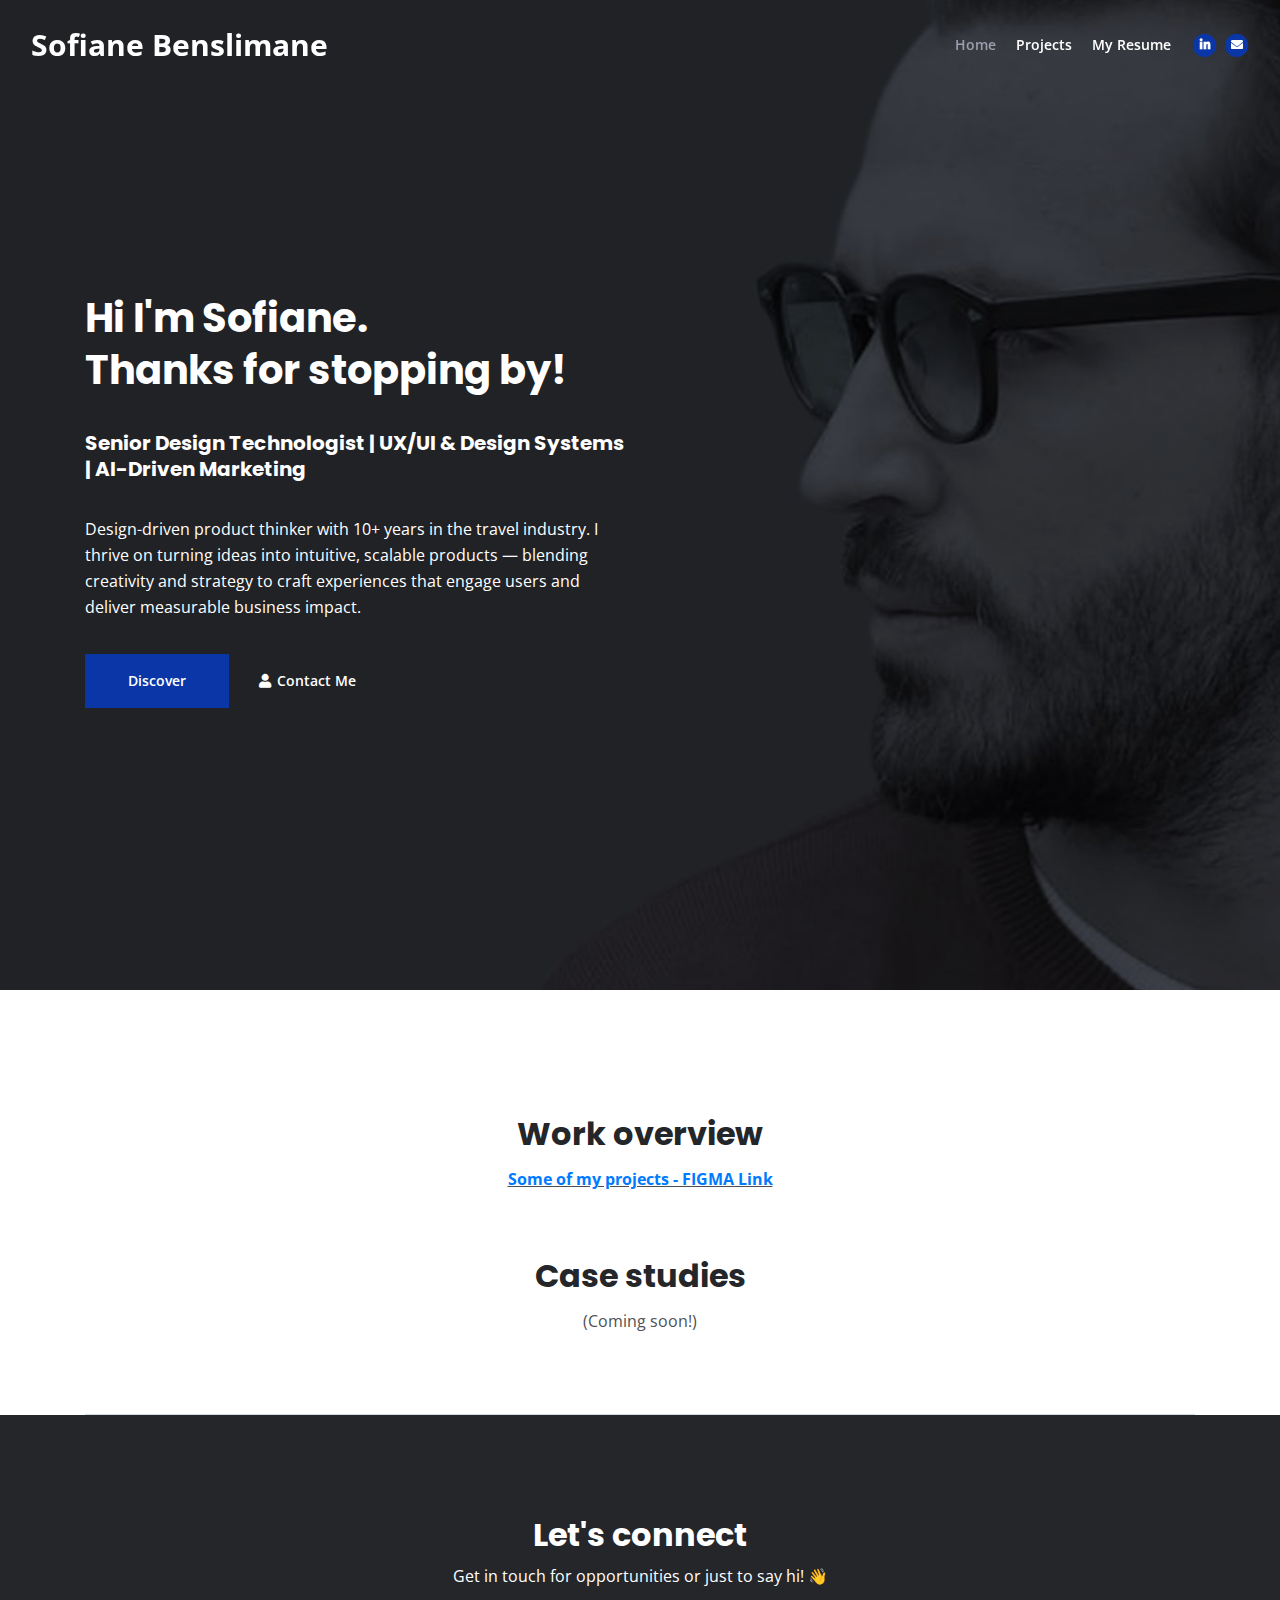
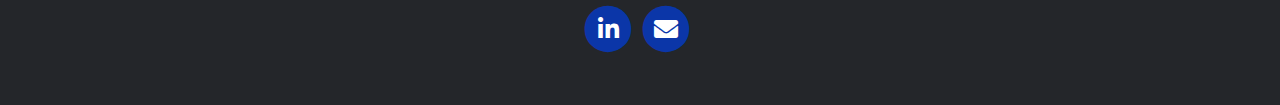
<file: index.html>
<!DOCTYPE html>
<html lang="en">
<head>
    <meta charset="utf-8">
    <meta name="viewport" content="width=device-width, initial-scale=1, shrink-to-fit=no">
    
    <meta name="description" content="Your description">
    <meta name="author" content="Your name">

    <meta property="og:site_name" content="" />
	<meta property="og:site" content="" />
	<meta property="og:title" content=""/>
	<meta property="og:description" content="" />
	<meta property="og:image" content="" />
	<meta property="og:url" content="" />
	<meta name="twitter:card" content="summary_large_image">

    <title>Sofiane Benslimane</title>
    
    <link rel="preconnect" href="https://fonts.gstatic.com">
    <link href="https://fonts.googleapis.com/css2?family=Open+Sans:ital,wght@0,400;0,600;0,700;1,400&family=Poppins:wght@600&display=swap" rel="stylesheet">
    <link href="css/bootstrap.css" rel="stylesheet">
    <link href="css/fontawesome-all.css" rel="stylesheet">
	<link href="css/styles.css" rel="stylesheet">
	
    <link rel="icon" href="images/favicon.png">
</head>
<body data-spy="scroll" data-target=".fixed-top">
    
    <nav class="navbar navbar-expand-lg fixed-top navbar-dark">
        <div class="container">
            <a class="navbar-brand logo-text page-scroll" href="index.html">Sofiane Benslimane</a>

            <button class="navbar-toggler p-0 border-0" type="button" data-toggle="offcanvas">
                <span class="navbar-toggler-icon"></span>
            </button>

            <div class="navbar-collapse offcanvas-collapse" id="navbarsExampleDefault">
                <ul class="navbar-nav ml-auto">
                    <li class="nav-item">
                        <a class="nav-link page-scroll" href="#header">Home <span class="sr-only">(current)</span></a>
                    </li>
                    <li class="nav-item">
                        <a class="nav-link page-scroll" href="https://www.figma.com/design/ds9gCRlQwF9NuN6ZoB7Jbi/Projects---Sofiane?node-id=118-64993&t=8e2gtUF3hQsYGRuM-1" target="_blank">Projects</a>
                    </li>
                    <li class="nav-item">
                        <a class="nav-link page-scroll" target="_blank" href="SofianeBenslimane-Sep2025.pdf">My Resume</a>
                    </li>
                   
                </ul>
                <span class="nav-item social-icons">
                    
                    <span class="fa-stack">
                        <a href="https://www.linkedin.com/in/sofiane-ben/" target="_blank">
                            <i class="fas fa-circle fa-stack-2x"></i>
                            <i class="fab fa-linkedin-in fa-stack-1x"></i>
                        </a>
                    </span>
                    <span class="fa-stack">
                        <a href="mailto: sofianester@gmail.com" target="_blank">
                            <i class="fas fa-circle fa-stack-2x"></i>
                            <i class="fas fa-envelope fa-stack-1x"></i>
                        </a>
                    </span>
                </span>
            </div>
        </div>
    </nav>

    <header id="header" class="header">
        <div class="container">
            <div class="row">
                <div class="col-lg-6">
                    <div class="text-container">
                        <h1 class=" text-white">Hi I'm Sofiane. <br> Thanks for stopping by!</h1>
                        <br>
                        <h5 class=" text-white">Senior Design Technologist | UX/UI & Design Systems | AI-Driven Marketing</h5>
                        <br>
                        <p>
                            Design-driven product thinker with 10+ years in the travel industry.
                            I thrive on turning ideas into intuitive, scalable products — blending creativity and strategy to craft experiences that engage users and deliver measurable business impact.
                        </p>
                        <a class="btn-solid-lg page-scroll" href="https://www.figma.com/design/ds9gCRlQwF9NuN6ZoB7Jbi/Projects---Sofiane?node-id=118-64993&t=8e2gtUF3hQsYGRuM-1" target="_blank">Discover</a>
                        <a class="btn-outline-lg page-scroll"  href="mailto:sofianester@gmail.com" target="_blank"><i class="fas fa-user"></i>Contact Me</a>
                    </div>
                </div>
            </div>
        </div>
    </header>

    <!-- <div id="about" class="basic-1 bg-gray">
        <div class="container">
            <div class="row">
            </div>
        </div>
    </div> -->

    <div id="projects" class="basic-3">
        <div class="container">
            <div class="row">
                <div class="col-lg-12">
                    
                    <h2 class="h2-heading">Work overview</h2>
                    <a href="https://www.figma.com/design/ds9gCRlQwF9NuN6ZoB7Jbi/Projects---Sofiane?node-id=118-64993&t=8e2gtUF3hQsYGRuM-1" target="_blank">
                        <p class="p-heading" style="color: #007bff; font-weight: bold;">Some of my projects - FIGMA Link</p>
                    </a>

                    <h2 class="h2-heading">Case studies</h2>
                    <p class="p-heading">(Coming soon!)</p>
                </div>
            </div>
            <!-- <div class="row">
                <div class="col-lg-12">
                    <div class="text-container">
                        <div class="image-container">
                            <a href="project.html">
                                <img class="img-fluid" src="images/img-placeholder.png" alt="alternative">
                            </a>
                        </div>
                        <p><strong>For:</strong> Loreem ipsum, <strong>Project:</strong> Lorem Ipsum is simply dummy text of the printing and typesetting industry. <a class="blue" href="project.html">details</a></p>
                    </div>
                    <div class="text-container">
                        <div class="image-container">
                            <a href="project.html">
                                <img class="img-fluid" src="images/img-placeholder.png" alt="alternative">
                            </a>
                        </div>
                        <p><strong>For:</strong> Loreem ipsum, <strong>Project:</strong> Lorem Ipsum is simply dummy text of the printing and typesetting industry. <a class="blue" href="project.html">details</a></p>
                    </div>
                    <div class="text-container">
                        <div class="image-container">
                            <a href="project.html">
                                <img class="img-fluid" src="images/img-placeholder.png" alt="alternative">
                            </a>
                        </div>
                        <p><strong>For:</strong> Loreem ipsum, <strong>Project:</strong> Lorem Ipsum is simply dummy text of the printing and typesetting industry. <a class="blue" href="project.html">details</a></p>
                    </div>
                    <div class="text-container">
                        <div class="image-container">
                            <a href="project.html">
                                <img class="img-fluid" src="images/img-placeholder.png" alt="alternative">
                            </a>
                        </div>
                        <p><strong>For:</strong> Loreem ipsum, <strong>Project:</strong> Lorem Ipsum is simply dummy text of the printing and typesetting industry. <a class="blue" href="project.html">details</a></p>
                    </div>
                </div>
            </div> -->
        </div>
    </div>

    <!-- <div class="basic-4">
        <div class="container">
            <div class="row">
                <div class="col-lg-4">
                    <div class="text-container">
                        <div class="image-container">
                            <a href="project.html">
                                <img class="img-fluid" src="images/img-placeholder.png" alt="alternative">
                            </a>
                        </div>
                        <p><strong>For:</strong> Loreem ipsum, <strong>Project:</strong> Lorem Ipsum is simply dummy text of the printing and typesetting industry. <a class="blue" href="project.html">details</a></p>
                    </div>
                </div>
                <div class="col-lg-4">
                    <div class="text-container">
                        <div class="image-container">
                            <a href="project.html">
                                <img class="img-fluid" src="images/img-placeholder.png" alt="alternative">
                            </a>
                        </div>
                        <p><strong>For:</strong> Loreem ipsum, <strong>Project:</strong> Lorem Ipsum is simply dummy text of the printing and typesetting industry. <a class="blue" href="project.html">details</a></p>
                    </div>
                </div>
                <div class="col-lg-4">
                    <div class="text-container">
                        <div class="image-container">
                            <a href="project.html">
                                <img class="img-fluid" src="images/img-placeholder.png" alt="alternative">
                            </a>
                        </div>
                        <p><strong>For:</strong> Loreem ipsum, <strong>Project:</strong> Lorem Ipsum is simply dummy text of the printing and typesetting industry. <a class="blue" href="project.html">details</a></p>
                    </div>
                </div>
            </div>
            <div class="row">
                <div class="col-lg-4">
                    <div class="text-container">
                        <div class="image-container">
                            <a href="project.html">
                                <img class="img-fluid" src="images/img-placeholder.png" alt="alternative">
                            </a>
                        </div>
                        <p><strong>For:</strong> Loreem ipsum, <strong>Project:</strong> Lorem Ipsum is simply dummy text of the printing and typesetting industry. <a class="blue" href="project.html">details</a></p>
                    </div>
                </div>
                <div class="col-lg-4">
                    <div class="text-container">
                        <div class="image-container">
                            <a href="project.html">
                                <img class="img-fluid" src="images/img-placeholder.png" alt="alternative">
                            </a>
                        </div>
                        <p><strong>For:</strong> Loreem ipsum, <strong>Project:</strong> Lorem Ipsum is simply dummy text of the printing and typesetting industry. <a class="blue" href="project.html">details</a></p>
                    </div>
                </div>
                <div class="col-lg-4">
                    <div class="text-container">
                        <div class="image-container">
                            <a href="project.html">
                                <img class="img-fluid" src="images/img-placeholder.png" alt="alternative">
                            </a>
                        </div>
                        <p><strong>For:</strong> Loreem ipsum, <strong>Project:</strong> Lorem Ipsum is simply dummy text of the printing and typesetting industry. <a class="blue" href="project.html">details</a></p>
                    </div>
                </div>
            </div>
        </div>
    </div> -->

    <div class="container">
        <div class="row">
            <div class="col-lg-12">
                <hr class="section-divider">
            </div>
        </div>
    </div>

    <div class="footer bg-gray" id="contact">
        <div class="container">
            <div class="row">
                <div class="col-lg-12">
                    <h2>Let's connect</h2>
                    <p>Get in touch for opportunities or just to say hi! 👋</p>
                </div>
            </div>
        </div>
        <div class="container">
            <div class="row">
                <div class="col-lg-12">
                    <div class="social-container">
                        <span class="fa-stack">
                            <a href="https://www.linkedin.com/in/sofiane-ben/" target="_blank">
                                <i class="fas fa-circle fa-stack-2x"></i>
                                <i class="fab fa-linkedin-in fa-stack-1x"></i>
                            </a>
                        </span>
                        <span class="fa-stack">
                            <a href="mailto: sofianester@gmail.com" target="_blank">
                                <i class="fas fa-circle fa-stack-2x"></i>
                                <i class="fas fa-envelope fa-stack-1x"></i>
                            </a>
                        </span>
                    </div>
                </div>
            </div>
        </div>
    </div>  

    <script src="js/jquery.min.js"></script>
    <script src="js/bootstrap.min.js"></script>
    <script src="js/jquery.easing.min.js"></script>
    <script src="js/scripts.js"></script>
</body>
</html>
</file>
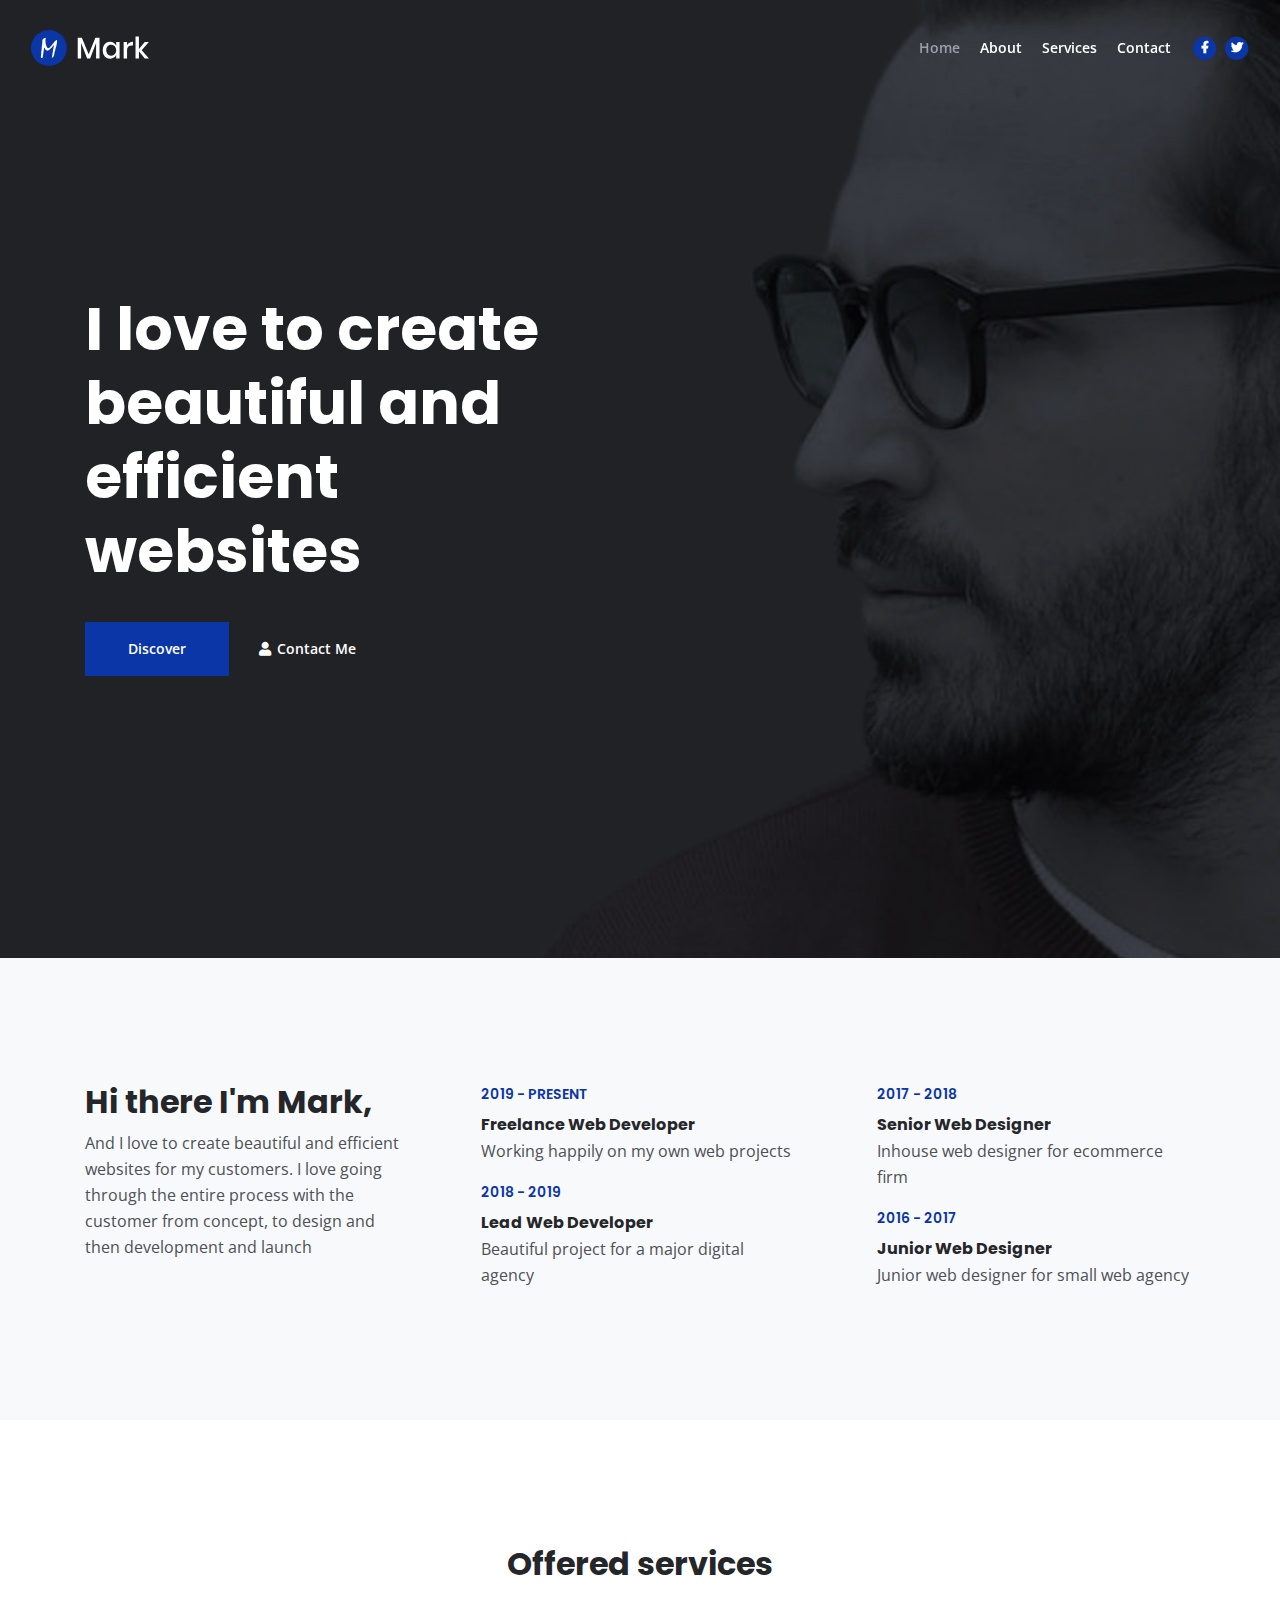
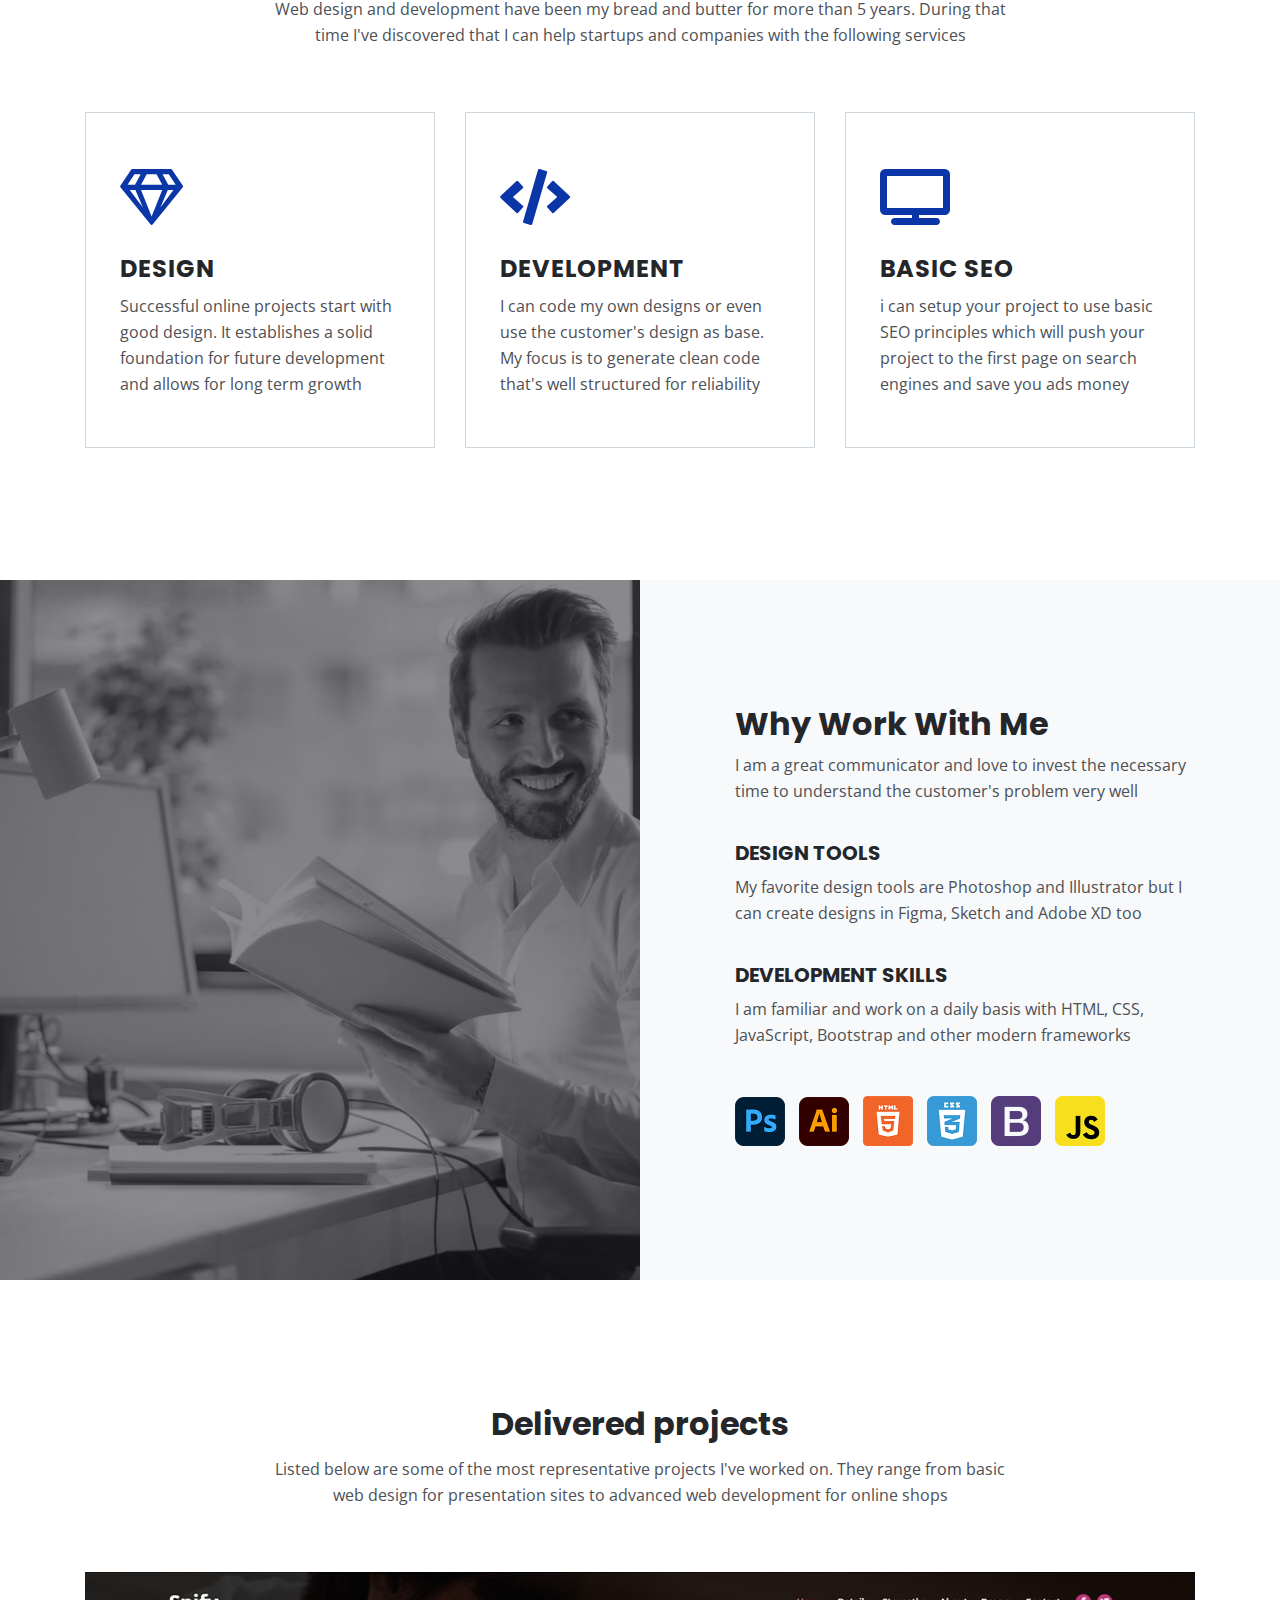
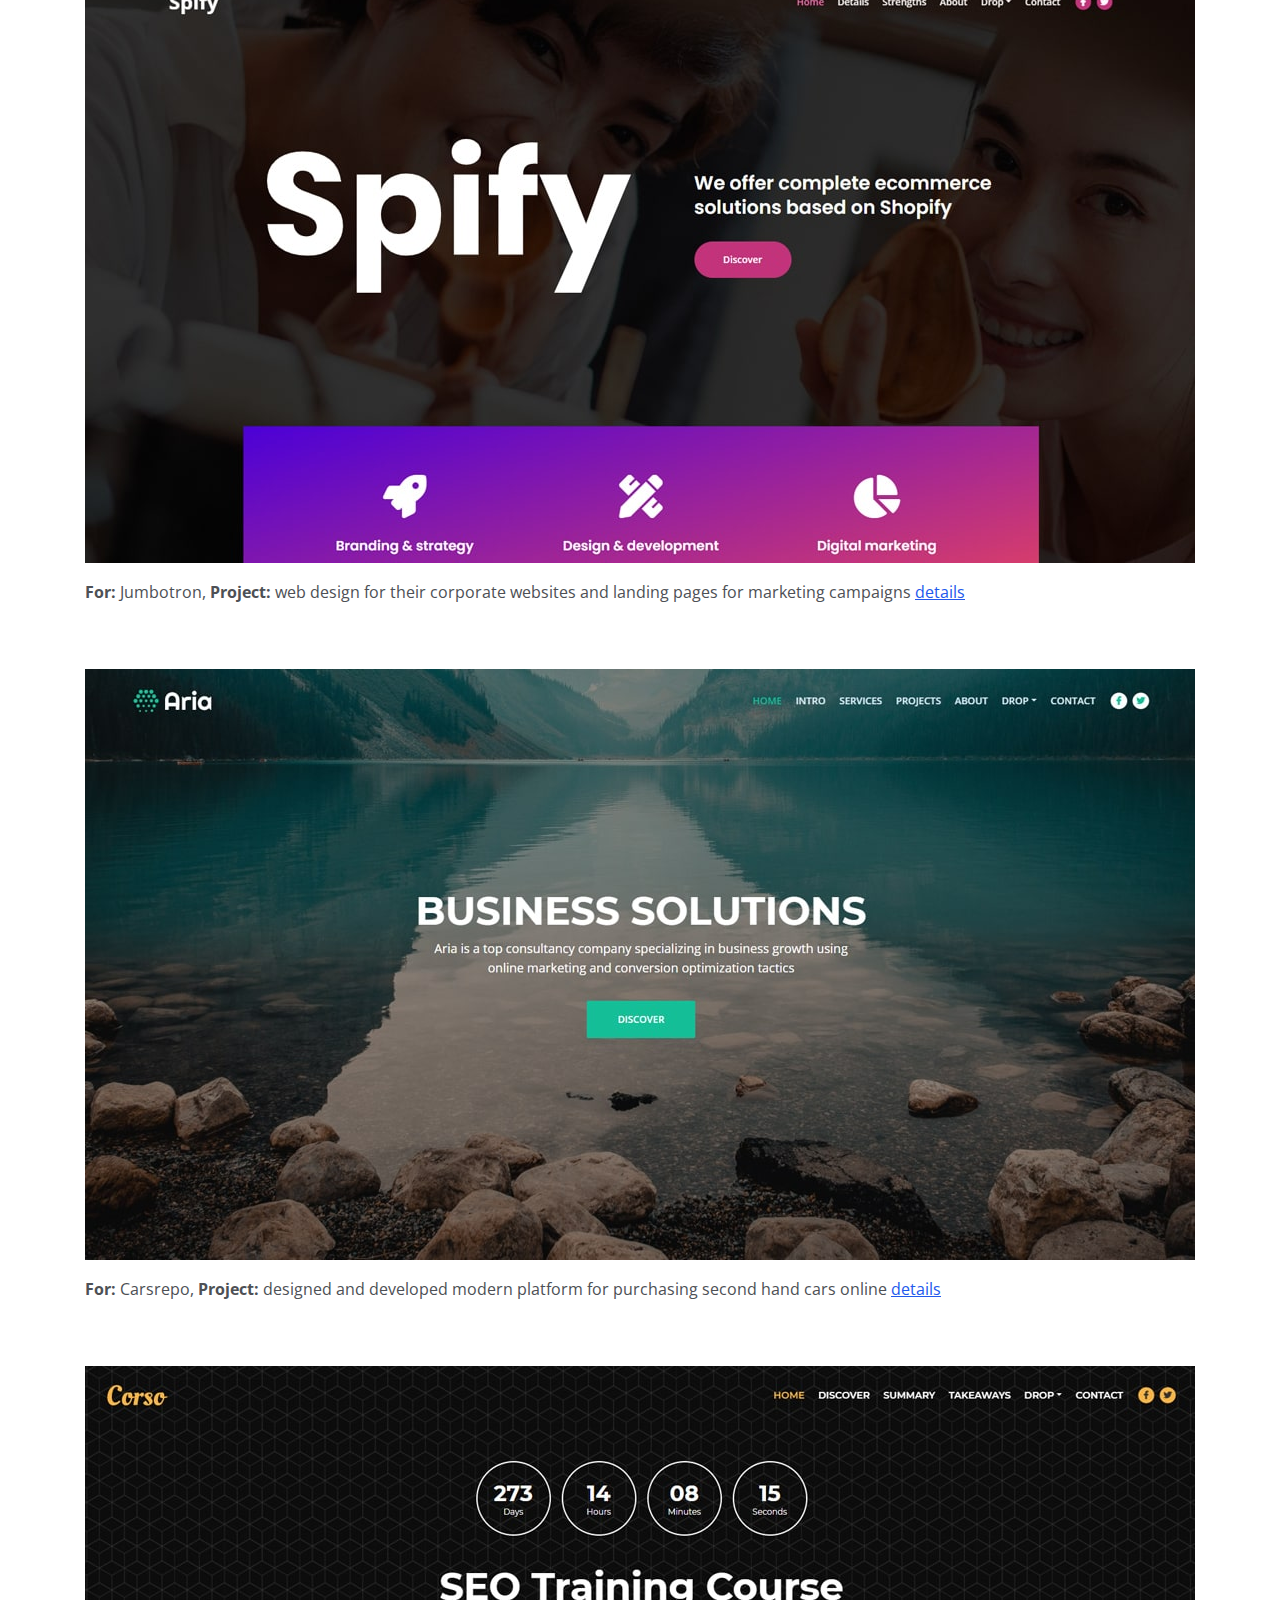
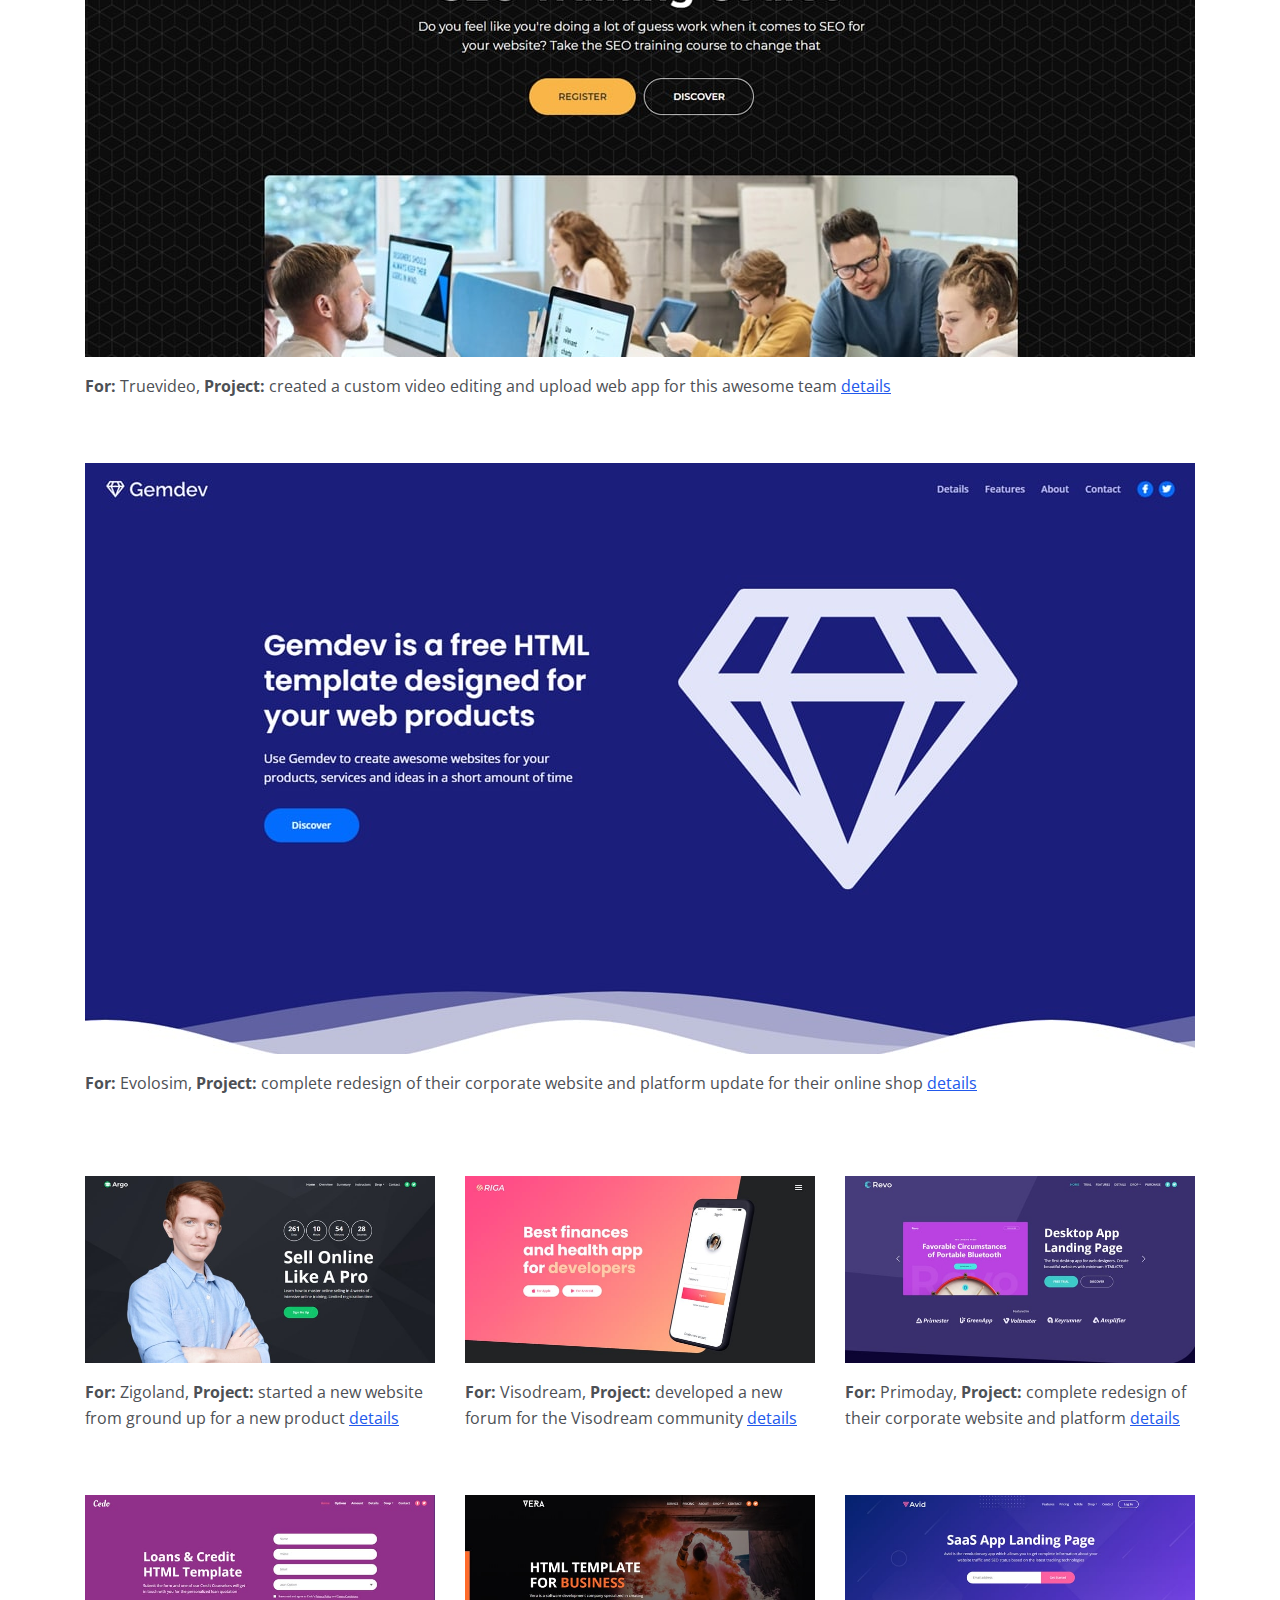
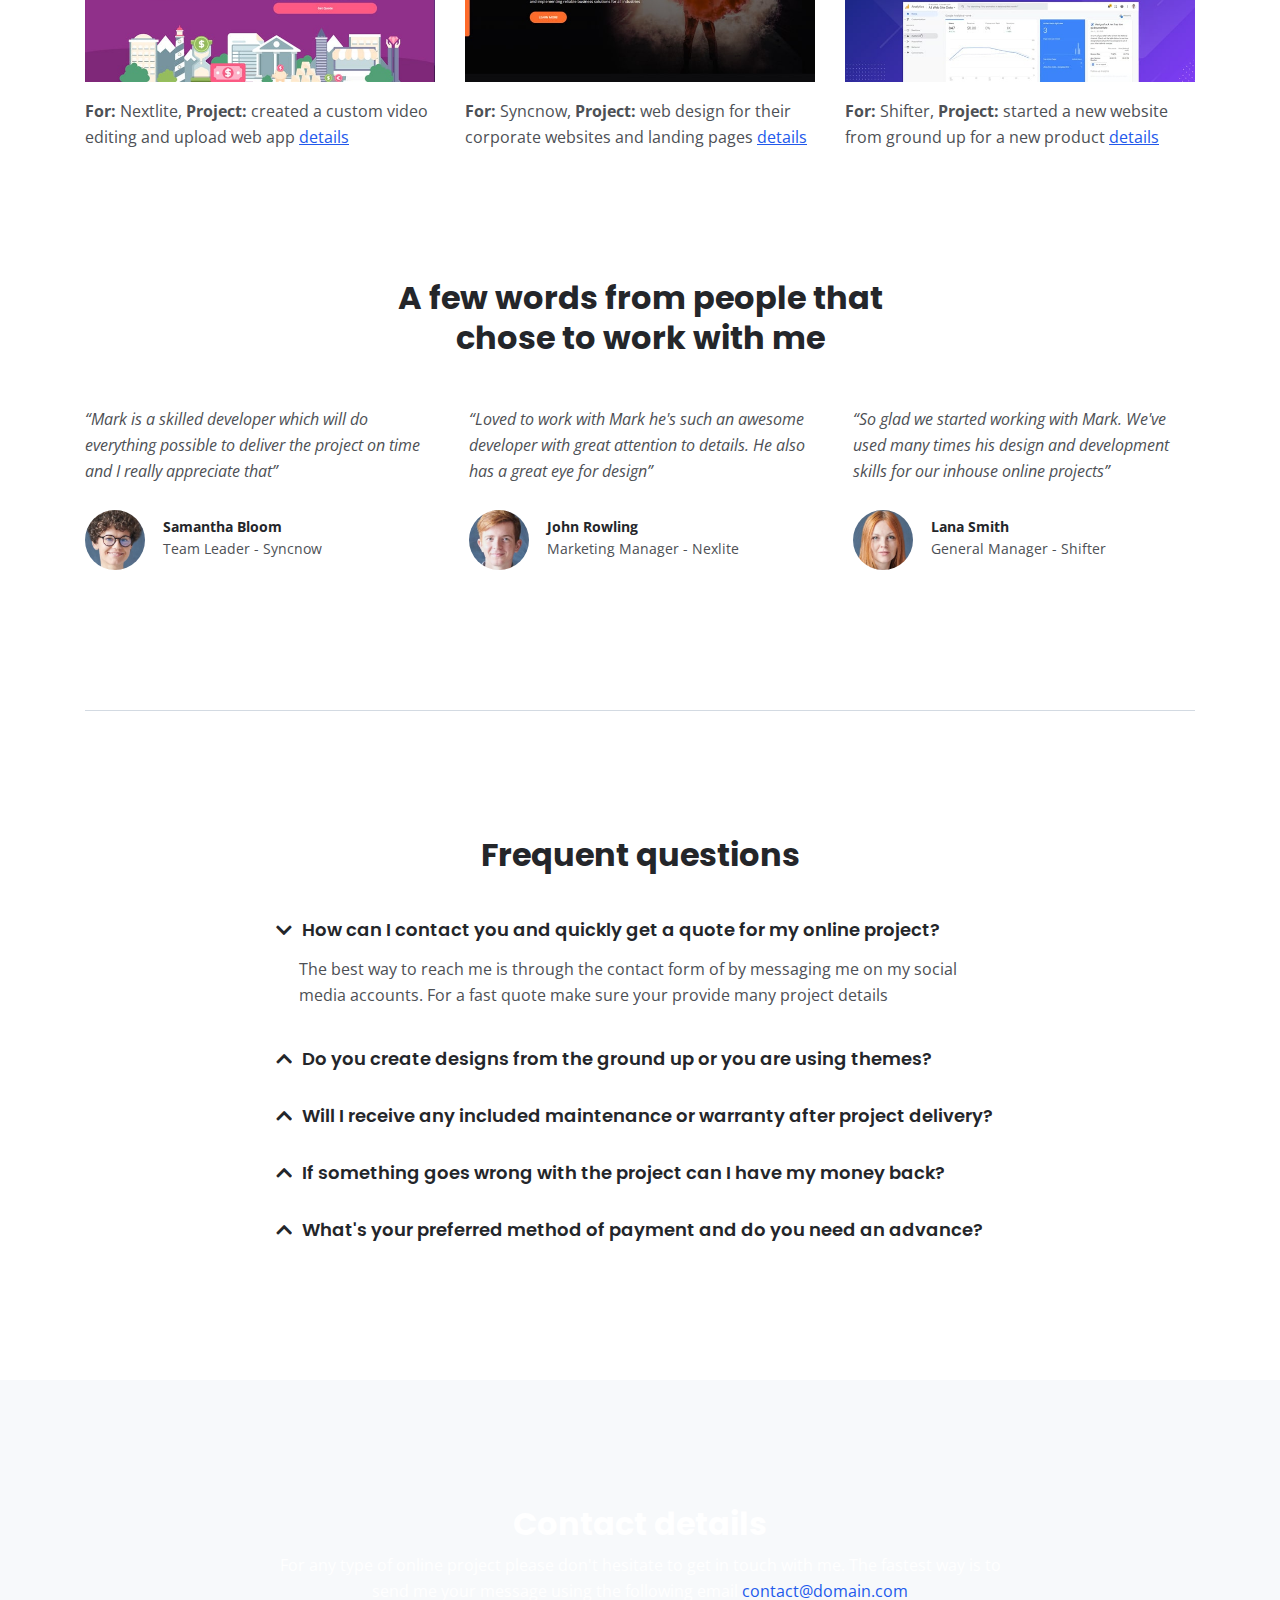
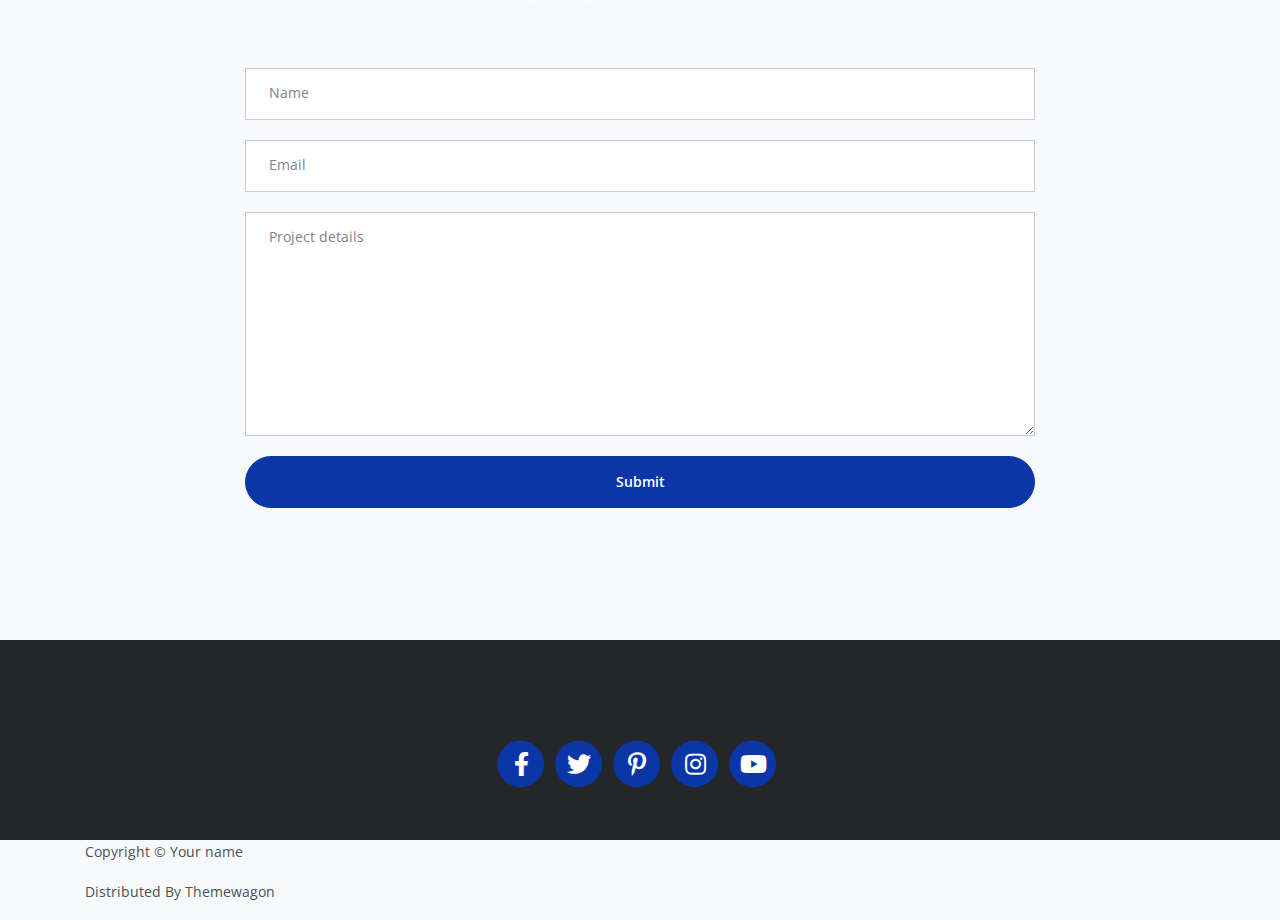
<file: index copy.html>
<!DOCTYPE html>
<html lang="en">
<head>
    <meta charset="utf-8">
    <meta name="viewport" content="width=device-width, initial-scale=1, shrink-to-fit=no">
    
    <!-- SEO Meta Tags -->
    <meta name="description" content="Your description">
    <meta name="author" content="Your name">

    <!-- OG Meta Tags to improve the way the post looks when you share the page on Facebook, Twitter, LinkedIn -->
	<meta property="og:site_name" content="" /> <!-- website name -->
	<meta property="og:site" content="" /> <!-- website link -->
	<meta property="og:title" content=""/> <!-- title shown in the actual shared post -->
	<meta property="og:description" content="" /> <!-- description shown in the actual shared post -->
	<meta property="og:image" content="" /> <!-- image link, make sure it's jpg -->
	<meta property="og:url" content="" /> <!-- where do you want your post to link to -->
	<meta name="twitter:card" content="summary_large_image"> <!-- to have large image post format in Twitter -->

    <!-- Webpage Title -->
    <title>Mark Webpage Title</title>
    
    <!-- Styles -->
    <link rel="preconnect" href="https://fonts.gstatic.com">
    <link href="https://fonts.googleapis.com/css2?family=Open+Sans:ital,wght@0,400;0,600;0,700;1,400&family=Poppins:wght@600&display=swap" rel="stylesheet">
    <link href="css/bootstrap.css" rel="stylesheet">
    <link href="css/fontawesome-all.css" rel="stylesheet">
	<link href="css/styles.css" rel="stylesheet">
	
	<!-- Favicon  -->
    <link rel="icon" href="images/favicon.png">
</head>
<body data-spy="scroll" data-target=".fixed-top">
    
    <!-- Navigation -->
    <nav class="navbar navbar-expand-lg fixed-top navbar-dark">
        <div class="container">
            
            <!-- Image Logo -->
            <a class="navbar-brand logo-image" href="index.html"><img src="images/logo.svg" alt="alternative"></a>  

            <!-- Text Logo - Use this if you don't have a graphic logo -->
            <!-- <a class="navbar-brand logo-text page-scroll" href="index.html">Mark</a> -->

            <button class="navbar-toggler p-0 border-0" type="button" data-toggle="offcanvas">
                <span class="navbar-toggler-icon"></span>
            </button>

            <div class="navbar-collapse offcanvas-collapse" id="navbarsExampleDefault">
                <ul class="navbar-nav ml-auto">
                    <li class="nav-item">
                        <a class="nav-link page-scroll" href="#header">Home <span class="sr-only">(current)</span></a>
                    </li>
                    <li class="nav-item">
                        <a class="nav-link page-scroll" href="#about">About</a>
                    </li>
                    <li class="nav-item">
                        <a class="nav-link page-scroll" href="#services">Services</a>
                    </li>
                    <!-- <li class="nav-item dropdown">
                        <a class="nav-link dropdown-toggle" href="#" id="dropdown01" data-toggle="dropdown" aria-haspopup="true" aria-expanded="false">Drop</a>
                        <div class="dropdown-menu" aria-labelledby="dropdown01">
                            <a class="dropdown-item page-scroll" href="project.html">Project Details</a>
                            <div class="dropdown-divider"></div>
                            <a class="dropdown-item page-scroll" href="terms.html">Terms Conditions</a>
                            <div class="dropdown-divider"></div>
                            <a class="dropdown-item page-scroll" href="privacy.html">Privacy Policy</a>
                        </div>
                    </li> -->
                    <li class="nav-item">
                        <a class="nav-link page-scroll" href="#contact">Contact</a>
                    </li>
                </ul>
                <span class="nav-item social-icons">
                    <span class="fa-stack">
                        <a href="#your-link">
                            <i class="fas fa-circle fa-stack-2x"></i>
                            <i class="fab fa-facebook-f fa-stack-1x"></i>
                        </a>
                    </span>
                    <span class="fa-stack">
                        <a href="#your-link">
                            <i class="fas fa-circle fa-stack-2x"></i>
                            <i class="fab fa-twitter fa-stack-1x"></i>
                        </a>
                    </span>
                </span>
            </div> <!-- end of navbar-collapse -->
        </div> <!-- end of container -->
    </nav> <!-- end of navbar -->
    <!-- end of navigation -->


    <!-- Header -->
    <header id="header" class="header">
        <div class="container">
            <div class="row">
                <div class="col-lg-6">
                    <div class="text-container">
                        <h1 class="h1-large">I love to create beautiful and efficient websites</h1>
                        <a class="btn-solid-lg page-scroll" href="#about">Discover</a>
                        <a class="btn-outline-lg page-scroll" href="#contact"><i class="fas fa-user"></i>Contact Me</a>
                    </div> <!-- end of text-container -->
                </div> <!-- end of col -->
            </div> <!-- end of row -->
        </div> <!-- end of container -->
    </header> <!-- end of header -->
    <!-- end of header -->


    <!-- About-->
    <div id="about" class="basic-1 bg-gray">
        <div class="container">
            <div class="row">
                <div class="col-lg-4">
                    <div class="text-container first">
                        <h2>Hi there I'm Mark,</h2>
                        <p>And I love to create beautiful and efficient websites for my customers. I love going through the entire process with the customer from concept, to design and then development and launch</p>
                    </div> <!-- end of text-container -->
                </div> <!-- end of col -->
                <div class="col-lg-4">
                    <div class="text-container second">
                        <div class="time">2019 - PRESENT</div>
                        <h6>Freelance Web Developer</h6>
                        <p>Working happily on my own web projects</p>
                        <div class="time">2018 - 2019</div>
                        <h6>Lead Web Developer</h6>
                        <p>Beautiful project for a major digital agency</p>
                    </div> <!-- end of text-container -->
                </div> <!-- end of col -->
                <div class="col-lg-4">
                    <div class="text-container third">
                        <div class="time">2017 - 2018</div>
                        <h6>Senior Web Designer</h6>
                        <p>Inhouse web designer for ecommerce firm</p>
                        <div class="time">2016 - 2017</div>
                        <h6>Junior Web Designer</h6>
                        <p>Junior web designer for small web agency</p>
                    </div> <!-- end of text-container -->
                </div> <!-- end of col -->
            </div> <!-- end of row -->
        </div> <!-- end of container -->
    </div> <!-- end of basic-1 -->
    <!-- end of about -->


    <!-- Services -->
    <div id="services" class="basic-2">
        <div class="container">
            <div class="row">
                <div class="col-lg-12">
                    <h2 class="h2-heading">Offered services</h2>
                    <p class="p-heading">Web design and development have been my bread and butter for more than 5 years. During that time I've discovered that I can help startups and companies with the following services</p>
                </div> <!-- end of col -->
            </div> <!-- end of row -->
            <div class="row">
                <div class="col-lg-4">
                    <div class="text-box">
                        <i class="far fa-gem"></i>
                        <h4>DESIGN</h4>
                        <p>Successful online projects start with good design. It establishes a solid foundation for future development and allows for long term growth</p>
                    </div> <!-- end of text-box -->
                </div> <!-- end of col -->
                <div class="col-lg-4">
                    <div class="text-box">
                        <i class="fas fa-code"></i>
                        <h4>DEVELOPMENT</h4>
                        <p>I can code my own designs or even use the customer's design as base. My focus is to generate clean code that's well structured for reliability</p>
                    </div> <!-- end of text-box -->
                </div> <!-- end of col -->
                <div class="col-lg-4">
                    <div class="text-box">
                        <i class="fas fa-tv"></i>
                        <h4>BASIC SEO</h4>
                        <p>i can setup your project to use basic SEO principles which will push your project to the first page on search engines and save you ads money</p>
                    </div> <!-- end of text-box -->
                </div> <!-- end of col -->
            </div> <!-- end of row -->
        </div> <!-- end of container -->
    </div> <!-- end of basic-2 -->
    <!-- end of services -->


    <!-- Details -->
	<div class="split">
		<div class="area-1">
		</div><!-- end of area-1 on same line and no space between comments to eliminate margin white space --><div class="area-2 bg-gray">
            <div class="container">    
                <div class="row">
                    <div class="col-lg-12">     
                        
                        <!-- Text Container -->
                        <div class="text-container">
                            <h2>Why Work With Me</h2>
                            <p>I am a great communicator and love to invest the necessary time to understand the customer's problem very well</p>
                            <h5>DESIGN TOOLS</h5>
                            <p>My favorite design tools are Photoshop and Illustrator but I can create designs in Figma, Sketch and Adobe XD too</p>
                            <h5>DEVELOPMENT SKILLS</h5>
                            <p>I am familiar and work on a daily basis with HTML, CSS, JavaScript, Bootstrap and other modern frameworks</p>
                            
                            <div class="icons-container">
                                <img src="images/details-icon-photoshop.png" alt="alternative">
                                <img src="images/details-icon-illustrator.png" alt="alternative">
                                <img src="images/details-icon-html.png" alt="alternative">
                                <img src="images/details-icon-css.png" alt="alternative">
                                <img src="images/details-icon-bootstrap.png" alt="alternative">
                                <img src="images/details-icon-javascript.png" alt="alternative">
                            </div> <!-- end of icons-container -->
                        </div> <!-- end of text-container -->
                        <!-- end of text container -->

                    </div> <!-- end of col -->
                </div> <!-- end of row -->
            </div> <!-- end of container -->
		</div> <!-- end of area-2 -->
    </div> <!-- end of split -->
    <!-- end of details -->


    <!-- Projects -->
    <div id="projects" class="basic-3">
        <div class="container">
            <div class="row">
                <div class="col-lg-12">
                    <h2 class="h2-heading">Delivered projects</h2>
                    <p class="p-heading">Listed below are some of the most representative projects I've worked on. They range from basic web design for presentation sites to advanced web development for online shops</p>
                </div> <!-- end of col -->
            </div> <!-- end of row -->
            <div class="row">
                <div class="col-lg-12">
                    <div class="text-container">
                        <div class="image-container">
                            <a href="project.html">
                                <img class="img-fluid" src="images/project-1.jpg" alt="alternative">
                            </a>
                        </div> <!-- end of image-container -->
                        <p><strong>For:</strong> Jumbotron, <strong>Project:</strong> web design for their corporate websites and landing pages for marketing campaigns <a class="blue" href="project.html">details</a></p>
                    </div> <!-- end of text-container -->
                    <div class="text-container">
                        <div class="image-container">
                            <a href="project.html">
                                <img class="img-fluid" src="images/project-2.jpg" alt="alternative">
                            </a>
                        </div> <!-- end of image-container -->
                        <p><strong>For:</strong> Carsrepo, <strong>Project:</strong> designed and developed modern platform for purchasing second hand cars online <a class="blue" href="project.html">details</a></p>
                    </div> <!-- end of text-container -->
                    <div class="text-container">
                        <div class="image-container">
                            <a href="project.html">
                                <img class="img-fluid" src="images/project-3.jpg" alt="alternative">
                            </a>
                        </div> <!-- end of image-container -->
                        <p><strong>For:</strong> Truevideo, <strong>Project:</strong> created a custom video editing and upload web app for this awesome team <a class="blue" href="project.html">details</a></p>
                    </div> <!-- end of text-container -->
                    <div class="text-container">
                        <div class="image-container">
                            <a href="project.html">
                                <img class="img-fluid" src="images/project-4.jpg" alt="alternative">
                            </a>
                        </div> <!-- end of image-container -->
                        <p><strong>For:</strong> Evolosim, <strong>Project:</strong> complete redesign of their corporate website and platform update for their online shop <a class="blue" href="project.html">details</a></p>
                    </div> <!-- end of text-container -->
                </div> <!-- end of col -->
            </div> <!-- end of row -->
        </div> <!-- end of container -->
    </div> <!-- end of basic-3 -->
    <!-- end of projects -->


    <!-- Works -->
    <div class="basic-4">
        <div class="container">
            <div class="row">
                <div class="col-lg-4">
                    <div class="text-container">
                        <div class="image-container">
                            <a href="project.html">
                                <img class="img-fluid" src="images/work-1.jpg" alt="alternative">
                            </a>
                        </div> <!-- end of image-container -->
                        <p><strong>For:</strong> Zigoland, <strong>Project:</strong> started a new website from ground up for a new product <a class="blue" href="project.html">details</a></p>
                    </div> <!-- end of text-container -->
                </div> <!-- end of col -->
                <div class="col-lg-4">
                    <div class="text-container">
                        <div class="image-container">
                            <a href="project.html">
                                <img class="img-fluid" src="images/work-2.jpg" alt="alternative">
                            </a>
                        </div> <!-- end of image-container -->
                        <p><strong>For:</strong> Visodream, <strong>Project:</strong> developed a new forum for the Visodream community <a class="blue" href="project.html">details</a></p>
                    </div> <!-- end of text-container -->
                </div> <!-- end of col -->
                <div class="col-lg-4">
                    <div class="text-container">
                        <div class="image-container">
                            <a href="project.html">
                                <img class="img-fluid" src="images/work-3.jpg" alt="alternative">
                            </a>
                        </div> <!-- end of image-container -->
                        <p><strong>For:</strong> Primoday, <strong>Project:</strong> complete redesign of their corporate website and platform <a class="blue" href="project.html">details</a></p>
                    </div> <!-- end of text-container -->
                </div> <!-- end of col -->
            </div> <!-- end of row -->
            <div class="row">
                <div class="col-lg-4">
                    <div class="text-container">
                        <div class="image-container">
                            <a href="project.html">
                                <img class="img-fluid" src="images/work-4.jpg" alt="alternative">
                            </a>
                        </div> <!-- end of image-container -->
                        <p><strong>For:</strong> Nextlite, <strong>Project:</strong> created a custom video editing and upload web app <a class="blue" href="project.html">details</a></p>
                    </div> <!-- end of text-container -->
                </div> <!-- end of col -->
                <div class="col-lg-4">
                    <div class="text-container">
                        <div class="image-container">
                            <a href="project.html">
                                <img class="img-fluid" src="images/work-5.jpg" alt="alternative">
                            </a>
                        </div> <!-- end of image-container -->
                        <p><strong>For:</strong> Syncnow, <strong>Project:</strong> web design for their corporate websites and landing pages <a class="blue" href="project.html">details</a></p>
                    </div> <!-- end of text-container -->
                </div> <!-- end of col -->
                <div class="col-lg-4">
                    <div class="text-container">
                        <div class="image-container">
                            <a href="project.html">
                                <img class="img-fluid" src="images/work-6.jpg" alt="alternative">
                            </a>
                        </div> <!-- end of image-container -->
                        <p><strong>For:</strong> Shifter, <strong>Project:</strong> started a new website from ground up for a new product <a class="blue" href="project.html">details</a></p>
                    </div> <!-- end of text-container -->
                </div> <!-- end of col -->
            </div> <!-- end of row -->
        </div> <!-- end of container -->
    </div> <!-- end of basic-4 -->
    <!-- end of works -->


    <!-- Testimonials -->
    <div class="cards-1">
        <div class="container">
            <div class="row">
                <div class="col-lg-12">
                    <h2 class="h2-heading">A few words from people that chose to work with me</h2>
                </div> <!-- end of col -->
            </div> <!-- end of row -->
            <div class="row">
                <div class="col-lg-12">
                    
                    <!-- Card -->
                    <div class="card">
                        <div class="card-body">
                            <p class="testimonial-text">“Mark is a skilled developer which will do everything possible to deliver the project on time and I really appreciate that”</p>
                            <div class="details">
                                <img src="images/testimonial-1.jpg" alt="alternative">
                                <div class="text">
                                    <div class="testimonial-author">Samantha Bloom</div>
                                    <div class="occupation">Team Leader - Syncnow</div>
                                </div> <!-- end of text -->
                            </div> <!-- end of testimonial-details -->
                        </div>
                    </div>
                    <!-- end of card -->

                    <!-- Card -->
                    <div class="card">
                        <div class="card-body">
                            <p class="testimonial-text">“Loved to work with Mark he's such an awesome developer with great attention to details. He also has a great eye for design”</p>
                            <div class="details">
                                <img src="images/testimonial-2.jpg" alt="alternative">
                                <div class="text">
                                    <div class="testimonial-author">John Rowling</div>
                                    <div class="occupation">Marketing Manager - Nexlite</div>
                                </div> <!-- end of text -->
                            </div> <!-- end of testimonial-details -->
                        </div>
                    </div>
                    <!-- end of card -->

                    <!-- Card -->
                    <div class="card">
                        <div class="card-body">
                            <p class="testimonial-text">“So glad we started working with Mark. We've used many times his design and development skills for our inhouse online projects”</p>
                            <div class="details">
                                <img src="images/testimonial-3.jpg" alt="alternative">
                                <div class="text">
                                    <div class="testimonial-author">Lana Smith</div>
                                    <div class="occupation">General Manager - Shifter</div>
                                </div> <!-- end of text -->
                            </div> <!-- end of testimonial-details -->
                        </div>
                    </div>
                    <!-- end of card -->

                </div> <!-- end of col -->
            </div> <!-- end of row -->
        </div> <!-- end of container -->
    </div> <!-- end of cards-1 -->
    <!-- end of testimonials -->


    <!-- Section Divider -->
    <div class="container">
        <div class="row">
            <div class="col-lg-12">
                <hr class="section-divider">
            </div> <!-- end of col -->
        </div> <!-- end of row -->
    </div> <!-- end of container -->
    <!-- end of section divider -->


    <!-- Questions -->
    <div class="accordion-1">
        <div class="container">
            <div class="row">
                <div class="col-lg-12">
                    <h2 class="h2-heading">Frequent questions</h2>
                </div> <!-- end of col -->
            </div> <!-- end of row -->
            <div class="row">
                <div class="col-lg-12">

                    <div class="accordion" id="accordionExample">
                        <div class="card">
                            <div class="card-header" id="headingOne">
                                <button class="btn btn-link btn-block text-left" type="button" data-toggle="collapse" data-target="#collapseOne" aria-expanded="true" aria-controls="collapseOne">
                                    How can I contact you and quickly get a quote for my online project?
                                </button>
                            </div>
                            <div id="collapseOne" class="collapse show" aria-labelledby="headingOne" data-parent="#accordionExample">
                                <div class="card-body">
                                    The best way to reach me is through the contact form of by messaging me on my social media accounts. For a fast quote make sure your provide many project details
                                </div>
                            </div>
                        </div>
                        <div class="card">
                            <div class="card-header" id="headingTwo">
                                <button class="btn btn-link btn-block text-left collapsed" type="button" data-toggle="collapse" data-target="#collapseTwo" aria-expanded="false" aria-controls="collapseTwo">
                                    Do you create designs from the ground up or you are using themes?
                                </button>
                            </div>
                            <div id="collapseTwo" class="collapse" aria-labelledby="headingTwo" data-parent="#accordionExample">
                                <div class="card-body">
                                    The best way to reach me is through the contact form of by messaging me on my social media accounts. For a fast quote make sure your provide many project details
                                </div>
                            </div>
                        </div>
                        <div class="card">
                            <div class="card-header" id="headingThree">
                                <button class="btn btn-link btn-block text-left collapsed" type="button" data-toggle="collapse" data-target="#collapseThree" aria-expanded="false" aria-controls="collapseThree">
                                    Will I receive any included maintenance or warranty after project delivery?
                                </button>
                            </div>
                            <div id="collapseThree" class="collapse" aria-labelledby="headingThree" data-parent="#accordionExample">
                                <div class="card-body">
                                    The best way to reach me is through the contact form of by messaging me on my social media accounts. For a fast quote make sure your provide many project details
                                </div>
                            </div>
                        </div>
                        <div class="card">
                            <div class="card-header" id="headingFour">
                                <button class="btn btn-link btn-block text-left collapsed" type="button" data-toggle="collapse" data-target="#collapseFour" aria-expanded="false" aria-controls="collapseFour">
                                    If something goes wrong with the project can I have my money back?
                                </button>
                            </div>
                            <div id="collapseFour" class="collapse" aria-labelledby="headingFour" data-parent="#accordionExample">
                                <div class="card-body">
                                    The best way to reach me is through the contact form of by messaging me on my social media accounts. For a fast quote make sure your provide many project details
                                </div>
                            </div>
                        </div>
                        <div class="card">
                            <div class="card-header" id="headingFive">
                                <button class="btn btn-link btn-block text-left collapsed" type="button" data-toggle="collapse" data-target="#collapseFive" aria-expanded="false" aria-controls="collapseFive">
                                    What's your preferred method of payment and do you need an advance?
                                </button>
                            </div>
                            <div id="collapseFive" class="collapse" aria-labelledby="headingFive" data-parent="#accordionExample">
                                <div class="card-body">
                                    The best way to reach me is through the contact form of by messaging me on my social media accounts. For a fast quote make sure your provide many project details
                                </div>
                            </div>
                        </div>
                    </div> <!-- end of accordion -->

                </div> <!-- end of col -->
            </div> <!-- end of row -->
        </div> <!-- end of container -->
    </div> <!-- end of accordion-1 -->
    <!-- end of questions -->


    <!-- Contact -->
    <div id="contact" class="form-1 bg-gray">
        <div class="container">
            <div class="row">
                <div class="col-lg-12">
                    <h2>Contact details</h2>
                    <p class="p-heading">For any type of online project please don't hesitate to get in touch with me. The fastest way is to send me your message using the following email <a class="blue no-line" href="#your-link">contact@domain.com</a></p>
                </div> <!-- end of col -->
            </div> <!-- end of row -->
            <div class="row">
                <div class="col-lg-12">
                    
                    <!-- Contact Form -->
                    <form id="contactForm">
                        <div class="form-group">
                            <input type="text" class="form-control-input" id="cname" required>
                            <label class="label-control" for="cname">Name</label>
                        </div>
                        <div class="form-group">
                            <input type="email" class="form-control-input" id="cemail" required>
                            <label class="label-control" for="cemail">Email</label>
                        </div>
                        <div class="form-group">
                            <textarea class="form-control-textarea" id="cmessage" required></textarea>
                            <label class="label-control" for="cmessage">Project details</label>
                        </div>
                        <div class="form-group">
                            <button type="submit" class="form-control-submit-button">Submit</button>
                        </div>
                    </form>
                    <!-- end of contact form -->

                </div> <!-- end of col -->
            </div> <!-- end of row -->
        </div> <!-- end of container -->
    </div> <!-- end of form-1 -->  
    <!-- end of contact -->


    <!-- Footer -->
    <div class="footer bg-gray">
        <div class="container">
            <div class="row">
                <div class="col-lg-12">
                    <div class="social-container">
                        <span class="fa-stack">
                            <a href="#your-link">
                                <i class="fas fa-circle fa-stack-2x"></i>
                                <i class="fab fa-facebook-f fa-stack-1x"></i>
                            </a>
                        </span>
                        <span class="fa-stack">
                            <a href="#your-link">
                                <i class="fas fa-circle fa-stack-2x"></i>
                                <i class="fab fa-twitter fa-stack-1x"></i>
                            </a>
                        </span>
                        <span class="fa-stack">
                            <a href="#your-link">
                                <i class="fas fa-circle fa-stack-2x"></i>
                                <i class="fab fa-pinterest-p fa-stack-1x"></i>
                            </a>
                        </span>
                        <span class="fa-stack">
                            <a href="#your-link">
                                <i class="fas fa-circle fa-stack-2x"></i>
                                <i class="fab fa-instagram fa-stack-1x"></i>
                            </a>
                        </span>
                        <span class="fa-stack">
                            <a href="#your-link">
                                <i class="fas fa-circle fa-stack-2x"></i>
                                <i class="fab fa-youtube fa-stack-1x"></i>
                            </a>
                        </span>
                    </div> <!-- end of social-container -->
                </div> <!-- end of col -->
            </div> <!-- end of row -->
        </div> <!-- end of container -->
    </div> <!-- end of footer -->  
    <!-- end of footer -->


    <!-- Copyright -->
    <div class="copyright bg-gray">
        <div class="container">
            <div class="row">
                <div class="col-lg-12">
                    <p class="p-small">Copyright © <a class="no-line" href="#your-link">Your name</a></p>
                </div> <!-- end of col -->
            </div> <!-- enf of row -->
        </div> <!-- end of container -->

        <div class="container">
            <div class="row">
                <div class="col-lg-12">
                    <p class="p-small">Distributed By <a class="no-line" href="https://themewagon.com/">Themewagon</a></p>
                </div> <!-- end of col -->
            </div> <!-- enf of row -->
        </div> <!-- end of container -->
        
    </div> <!-- end of copyright --> 
    <!-- end of copyright -->
    
    	
    <!-- Scripts -->
    <script src="js/jquery.min.js"></script> <!-- jQuery for Bootstrap's JavaScript plugins -->
    <script src="js/bootstrap.min.js"></script> <!-- Bootstrap framework -->
    <script src="js/jquery.easing.min.js"></script> <!-- jQuery Easing for smooth scrolling between anchors -->
    <script src="js/scripts.js"></script> <!-- Custom scripts -->
</body>
</html>
</file>
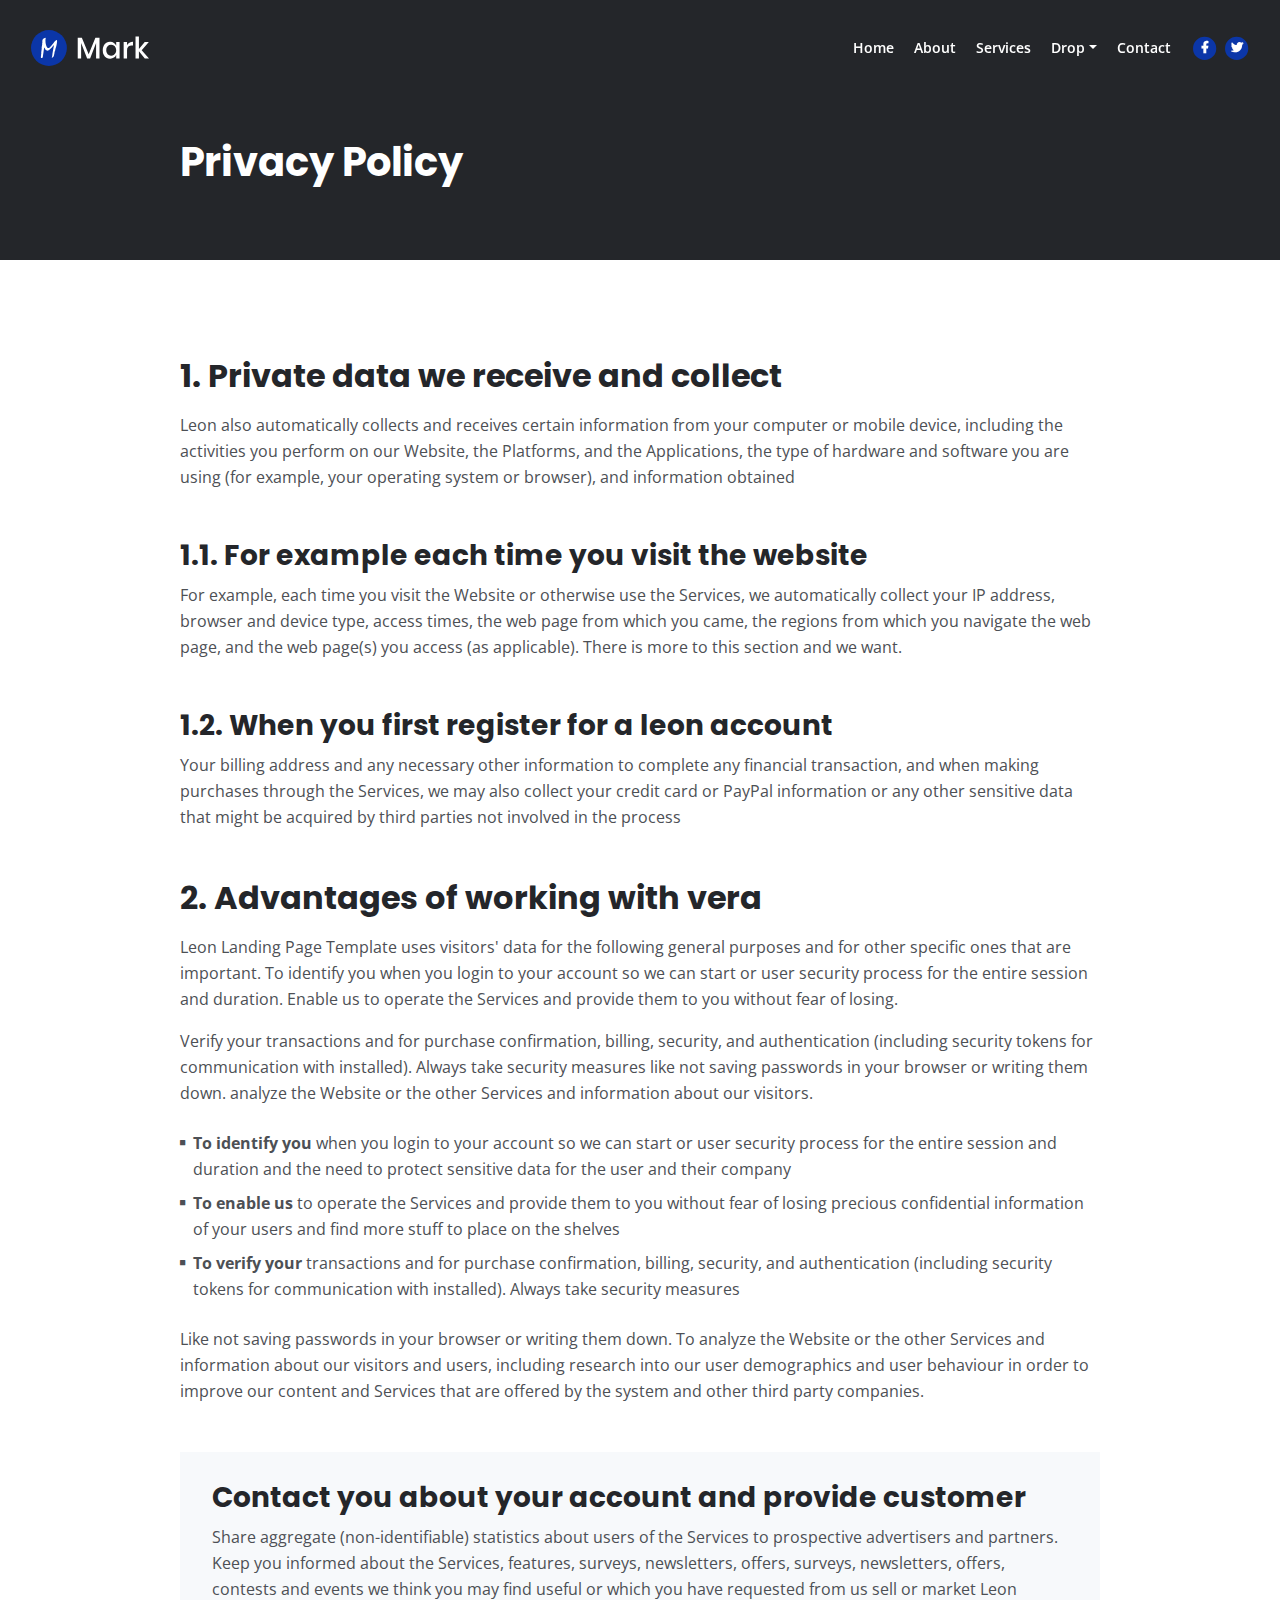
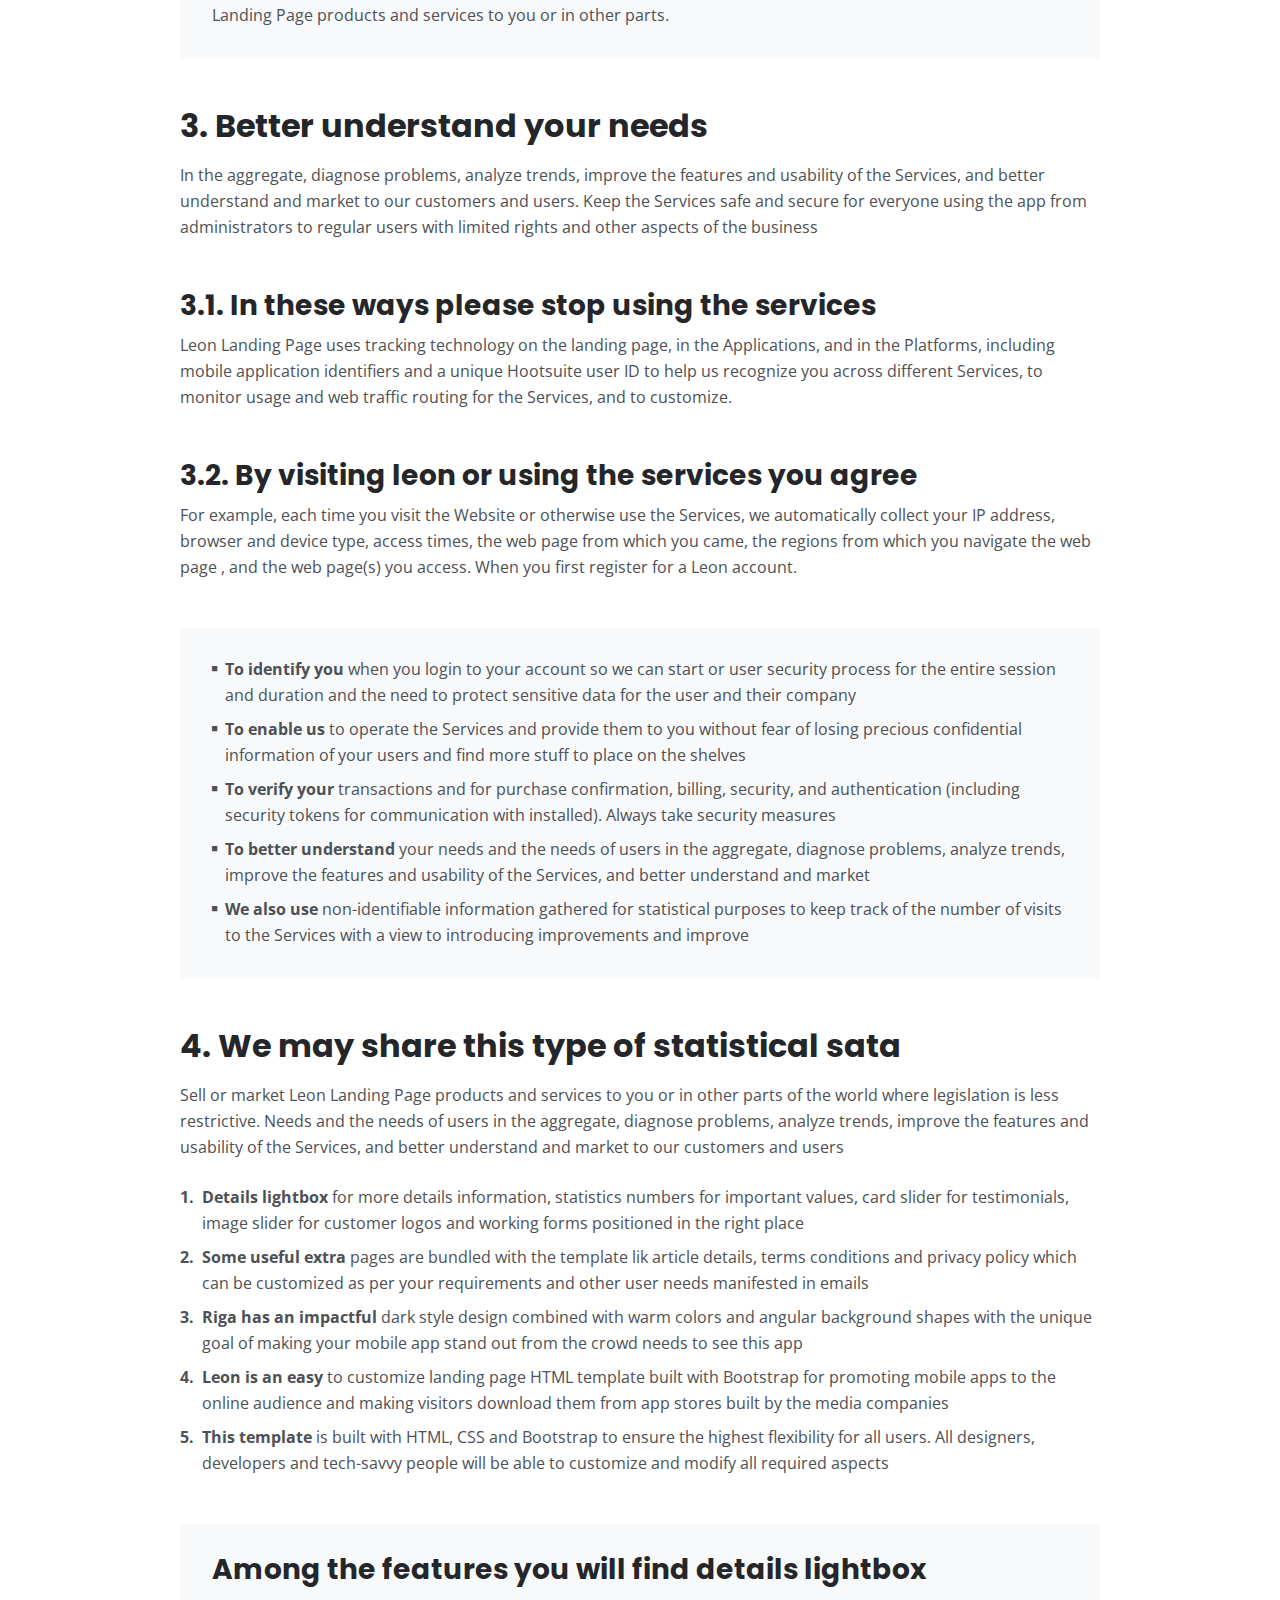
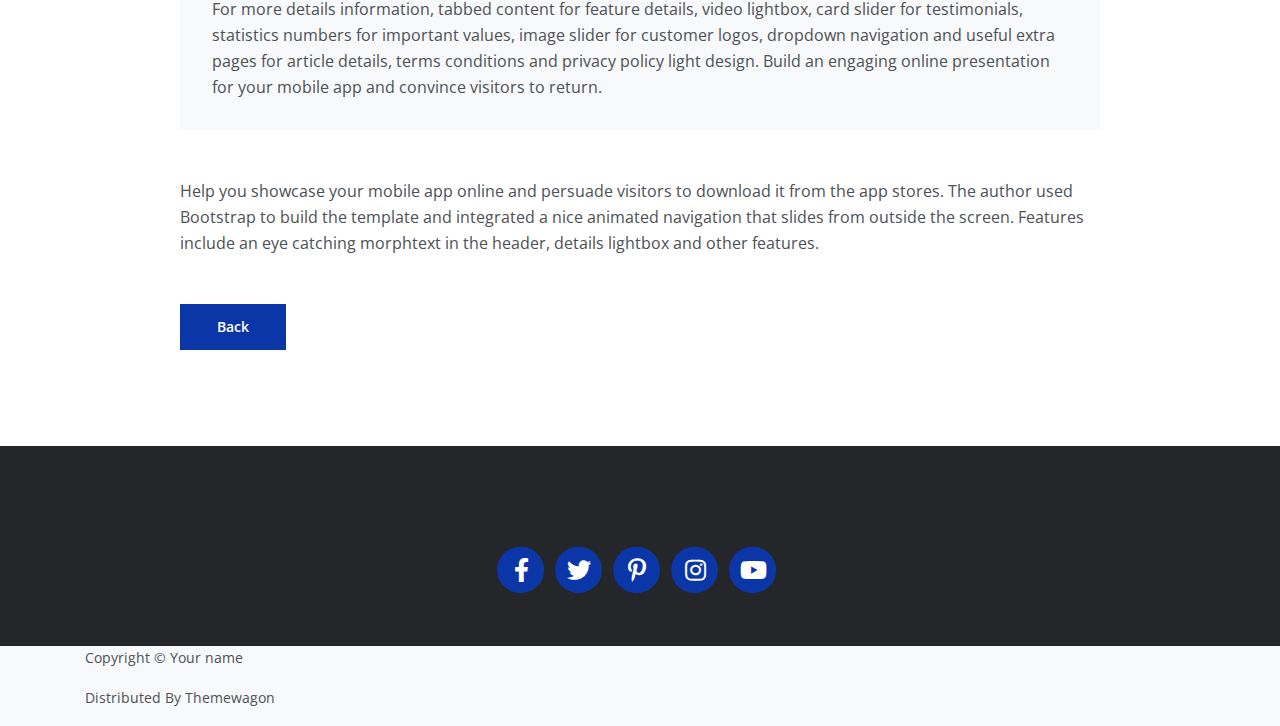
<file: privacy.html>
<!DOCTYPE html>
<html lang="en">
<head>
    <meta charset="utf-8">
    <meta name="viewport" content="width=device-width, initial-scale=1, shrink-to-fit=no">
    
    <!-- SEO Meta Tags -->
    <meta name="description" content="Your description">
    <meta name="author" content="Your name">

    <!-- OG Meta Tags to improve the way the post looks when you share the page on Facebook, Twitter, LinkedIn -->
	<meta property="og:site_name" content="" /> <!-- website name -->
	<meta property="og:site" content="" /> <!-- website link -->
	<meta property="og:title" content=""/> <!-- title shown in the actual shared post -->
	<meta property="og:description" content="" /> <!-- description shown in the actual shared post -->
	<meta property="og:image" content="" /> <!-- image link, make sure it's jpg -->
	<meta property="og:url" content="" /> <!-- where do you want your post to link to -->
	<meta name="twitter:card" content="summary_large_image"> <!-- to have large image post format in Twitter -->

    <!-- Webpage Title -->
    <title>Privacy Policy - Mark</title>
    
    <!-- Styles -->
    <link rel="preconnect" href="https://fonts.gstatic.com">
    <link href="https://fonts.googleapis.com/css2?family=Open+Sans:ital,wght@0,400;0,600;0,700;1,400&family=Poppins:wght@600&display=swap" rel="stylesheet">
    <link href="css/bootstrap.css" rel="stylesheet">
    <link href="css/fontawesome-all.css" rel="stylesheet">
	<link href="css/styles.css" rel="stylesheet">
	
	<!-- Favicon  -->
    <link rel="icon" href="images/favicon.png">
</head>
<body data-spy="scroll" data-target=".fixed-top">
    
    <!-- Navigation -->
    <nav class="navbar navbar-expand-lg fixed-top navbar-dark">
        <div class="container">
            
            <!-- Image Logo -->
            <a class="navbar-brand logo-image" href="index.html"><img src="images/logo.svg" alt="alternative"></a>  

            <!-- Text Logo - Use this if you don't have a graphic logo -->
            <!-- <a class="navbar-brand logo-text page-scroll" href="index.html">Mark</a> -->

            <button class="navbar-toggler p-0 border-0" type="button" data-toggle="offcanvas">
                <span class="navbar-toggler-icon"></span>
            </button>

            <div class="navbar-collapse offcanvas-collapse" id="navbarsExampleDefault">
                <ul class="navbar-nav ml-auto">
                    <li class="nav-item">
                        <a class="nav-link page-scroll" href="index.html#header">Home <span class="sr-only">(current)</span></a>
                    </li>
                    <li class="nav-item">
                        <a class="nav-link page-scroll" href="index.html#about">About</a>
                    </li>
                    <li class="nav-item">
                        <a class="nav-link page-scroll" href="index.html#services">Services</a>
                    </li>
                    <li class="nav-item dropdown">
                        <a class="nav-link dropdown-toggle" href="#" id="dropdown01" data-toggle="dropdown" aria-haspopup="true" aria-expanded="false">Drop</a>
                        <div class="dropdown-menu" aria-labelledby="dropdown01">
                            <a class="dropdown-item page-scroll" href="project.html">Project Details</a>
                            <div class="dropdown-divider"></div>
                            <a class="dropdown-item page-scroll" href="terms.html">Terms Conditions</a>
                            <div class="dropdown-divider"></div>
                            <a class="dropdown-item page-scroll" href="privacy.html">Privacy Policy</a>
                        </div>
                    </li>
                    <li class="nav-item">
                        <a class="nav-link page-scroll" href="index.html#contact">Contact</a>
                    </li>
                </ul>
                <span class="nav-item social-icons">
                    <span class="fa-stack">
                        <a href="#your-link">
                            <i class="fas fa-circle fa-stack-2x"></i>
                            <i class="fab fa-facebook-f fa-stack-1x"></i>
                        </a>
                    </span>
                    <span class="fa-stack">
                        <a href="#your-link">
                            <i class="fas fa-circle fa-stack-2x"></i>
                            <i class="fab fa-twitter fa-stack-1x"></i>
                        </a>
                    </span>
                </span>
            </div> <!-- end of navbar-collapse -->
        </div> <!-- end of container -->
    </nav> <!-- end of navbar -->
    <!-- end of navigation -->


    <!-- Header -->
    <header class="ex-header">
        <div class="container">
            <div class="row">
                <div class="col-xl-10 offset-xl-1">
                    <h1>Privacy Policy</h1>
                </div> <!-- end of col -->
            </div> <!-- end of row -->
        </div> <!-- end of container -->
    </header> <!-- end of ex-header -->
    <!-- end of header -->


    <!-- Basic -->
    <div class="ex-basic-1 pt-5 pb-5">
        <div class="container">
            <div class="row">
                <div class="col-xl-10 offset-xl-1">
                    <h2 class="mt-5 mb-3">1. Private data we receive and collect</h2>
                    <p class="mb-5">Leon also automatically collects and receives certain information from your computer or mobile device, including the activities you perform on our Website, the Platforms, and the Applications, the type of hardware and software you are using (for example, your operating system or browser), and information obtained</p>
                    <h3>1.1. For example each time you visit the website</h3>
                    <p class="mb-5">For example, each time you visit the Website or otherwise use the Services, we automatically collect your IP address, browser and device type, access times, the web page from which you came, the regions from which you navigate the web page, and the web page(s) you access (as applicable). There is more to this section and we want.</p>
                    <h3>1.2. When you first register for a leon account</h3>
                    <p class="mb-5">Your billing address and any necessary other information to complete any financial transaction, and when making purchases through the Services, we may also collect your credit card or PayPal information or any other sensitive data that might be acquired by third parties not involved in the process</p>
                    
                    <h2 class="mb-3">2. Advantages of working with vera</h2>
                    <p>Leon Landing Page Template uses visitors' data for the following general purposes and for other specific ones that are important. To identify you when you login to your account so we can start or user security process for the entire session and duration. Enable us to operate the Services and provide them to you without fear of losing.</p>
                    <p class="mb-4">Verify your transactions and for purchase confirmation, billing, security, and authentication (including security tokens for communication with installed). Always take security measures like not saving passwords in your browser or writing them down. analyze the Website or the other Services and information about our visitors.</p>
                    <ul class="list-unstyled li-space-lg mb-4">
                        <li class="media">
                            <i class="fas fa-square"></i>
                            <div class="media-body"><strong>To identify you</strong> when you login to your account so we can start or user security process for the entire session and duration and the need to protect sensitive data for the user and their company</div>
                        </li>
                        <li class="media">
                            <i class="fas fa-square"></i>
                            <div class="media-body"><strong>To enable us</strong> to operate the Services and provide them to you without fear of losing precious confidential information of your users and find more stuff to place on the shelves</div>
                        </li>
                        <li class="media">
                            <i class="fas fa-square"></i>
                            <div class="media-body"><strong>To verify your</strong> transactions and for purchase confirmation, billing, security, and authentication (including security tokens for communication with installed). Always take security measures</div>
                        </li>
                    </ul>
                    <p class="mb-5">Like not saving passwords in your browser or writing them down. To analyze the Website or the other Services and information about our visitors and users, including research into our user demographics and user behaviour in order to improve our content and Services that are offered by the system and other third party companies.</p>
                    <div class="text-box mb-5">
                        <h3>Contact you about your account and provide customer</h3>
                        <p>Share aggregate (non-identifiable) statistics about users of the Services to prospective advertisers and partners. Keep you informed about the Services, features, surveys, newsletters, offers, surveys, newsletters, offers, contests and events we think you may find useful or which you have requested from us sell or market Leon Landing Page products and services to you or in other parts.</p>
                    </div> <!-- end of text-box -->
                    
                    <h2 class="mb-3">3. Better understand your needs</h2>
                    <p class="mb-5"> In the aggregate, diagnose problems, analyze trends, improve the features and usability of the Services, and better understand and market to our customers and users. Keep the Services safe and secure for everyone using the app from administrators to regular users with limited rights and other aspects of the business</p>
                    <h3>3.1. In these ways please stop using the services</h3>
                    <p class="mb-5">Leon Landing Page uses tracking technology on the landing page, in the Applications, and in the Platforms, including mobile application identifiers and a unique Hootsuite user ID to help us recognize you across different Services, to monitor usage and web traffic routing for the Services, and to customize.</p>
                    <h3>3.2. By visiting leon or using the services you agree</h3>
                    <p class="mb-5">For example, each time you visit the Website or otherwise use the Services, we automatically collect your IP address, browser and device type, access times, the web page from which you came, the regions from which you navigate the web page , and the web page(s) you access. When you first register for a Leon account.</p>
                    <div class="text-box mb-5">
                        <ul class="list-unstyled li-space-lg">
                            <li class="media">
                                <i class="fas fa-square"></i>
                                <div class="media-body"><strong>To identify you</strong> when you login to your account so we can start or user security process for the entire session and duration and the need to protect sensitive data for the user and their company</div>
                            </li>
                            <li class="media">
                                <i class="fas fa-square"></i>
                                <div class="media-body"><strong>To enable us</strong> to operate the Services and provide them to you without fear of losing precious confidential information of your users and find more stuff to place on the shelves</div>
                            </li>
                            <li class="media">
                                <i class="fas fa-square"></i>
                                <div class="media-body"><strong>To verify your</strong> transactions and for purchase confirmation, billing, security, and authentication (including security tokens for communication with installed). Always take security measures</div>
                            </li>
                            <li class="media">
                                <i class="fas fa-square"></i>
                                <div class="media-body"><strong>To better understand</strong> your needs and the needs of users in the aggregate, diagnose problems, analyze trends, improve the features and usability of the Services, and better understand and market</div>
                            </li>
                            <li class="media">
                                <i class="fas fa-square"></i>
                                <div class="media-body"><strong>We also use</strong> non-identifiable information gathered for statistical purposes to keep track of the number of visits to the Services with a view to introducing improvements and improve</div>
                            </li>
                        </ul>
                    </div> <!-- end of text-box -->
                    
                    <h2 class="mb-3">4. We may share this type of statistical sata</h2>
                    <p class="mb-4">Sell or market Leon Landing Page products and services to you or in other parts of the world where legislation is less restrictive. Needs and the needs of users in the aggregate, diagnose problems, analyze trends, improve the features and usability of the Services, and better understand and market to our customers and users</p>
                    <ul class="list-unstyled li-space-lg mb-5">
                        <li class="media">
                            <strong>1.</strong>
                            <div class="media-body"><strong>Details lightbox</strong> for more details information, statistics numbers for important values, card slider for testimonials, image slider for customer logos and working forms positioned in the right place</div>
                        </li>
                        <li class="media">
                            <strong>2.</strong>
                            <div class="media-body"><strong>Some useful extra</strong> pages are bundled with the template lik article details, terms conditions and privacy policy which can be customized as per your requirements and other user needs manifested in emails</div>
                        </li>
                        <li class="media">
                            <strong>3.</strong>
                            <div class="media-body"><strong>Riga has an impactful</strong> dark style design combined with warm colors and angular background shapes with the unique goal of making your mobile app stand out from the crowd needs to see this app</div>
                        </li>
                        <li class="media">
                            <strong>4.</strong>
                            <div class="media-body"><strong>Leon is an easy</strong> to customize landing page HTML template built with Bootstrap for promoting mobile apps to the online audience and making visitors download them from app stores built by the media companies</div>
                        </li>
                        <li class="media">
                            <strong>5.</strong>
                            <div class="media-body"><strong>This template</strong> is built with HTML, CSS and Bootstrap to ensure the highest flexibility for all users. All designers, developers and tech-savvy people will be able to customize and modify all required aspects</div>
                        </li>
                    </ul>
                    
                    <div class="text-box mb-5">
                        <h3>Among the features you will find details lightbox</h3>
                        <p>For more details information, tabbed content for feature details, video lightbox, card slider for testimonials, statistics numbers for important values, image slider for customer logos, dropdown navigation and useful extra pages for article details, terms conditions and privacy policy light design. Build an engaging online presentation for your mobile app and convince visitors to return.</p>
                    </div> <!-- end of text-box -->
                    <p class="mb-5">Help you showcase your mobile app online and persuade visitors to download it from the app stores. The author used Bootstrap to build the template and integrated a nice animated navigation that slides from outside the screen. Features include an eye catching morphtext in the header, details lightbox and other features.</p>
                    
                    <a class="btn-solid-reg mb-5" href="index.html">Back</a>
                </div> <!-- end of col -->
            </div> <!-- end of row -->
        </div> <!-- end of container -->
    </div> <!-- end of ex-basic-1 -->
    <!-- end of basic -->


    <!-- Footer -->
    <div class="footer bg-gray">
        <div class="container">
            <div class="row">
                <div class="col-lg-12">
                    <div class="social-container">
                        <span class="fa-stack">
                            <a href="#your-link">
                                <i class="fas fa-circle fa-stack-2x"></i>
                                <i class="fab fa-facebook-f fa-stack-1x"></i>
                            </a>
                        </span>
                        <span class="fa-stack">
                            <a href="#your-link">
                                <i class="fas fa-circle fa-stack-2x"></i>
                                <i class="fab fa-twitter fa-stack-1x"></i>
                            </a>
                        </span>
                        <span class="fa-stack">
                            <a href="#your-link">
                                <i class="fas fa-circle fa-stack-2x"></i>
                                <i class="fab fa-pinterest-p fa-stack-1x"></i>
                            </a>
                        </span>
                        <span class="fa-stack">
                            <a href="#your-link">
                                <i class="fas fa-circle fa-stack-2x"></i>
                                <i class="fab fa-instagram fa-stack-1x"></i>
                            </a>
                        </span>
                        <span class="fa-stack">
                            <a href="#your-link">
                                <i class="fas fa-circle fa-stack-2x"></i>
                                <i class="fab fa-youtube fa-stack-1x"></i>
                            </a>
                        </span>
                    </div> <!-- end of social-container -->
                </div> <!-- end of col -->
            </div> <!-- end of row -->
        </div> <!-- end of container -->
    </div> <!-- end of footer -->  
    <!-- end of footer -->


    <!-- Copyright -->
    <div class="copyright bg-gray">
        <div class="container">
            <div class="row">
                <div class="col-lg-12">
                    <p class="p-small">Copyright © <a class="no-line" href="#your-link">Your name</a></p>
                </div> <!-- end of col -->
            </div> <!-- enf of row -->
        </div> <!-- end of container -->

        <div class="container">
            <div class="row">
                <div class="col-lg-12">
                    <p class="p-small">Distributed By <a class="no-line" href="https://themewagon.com/">Themewagon</a></p>
                </div> <!-- end of col -->
            </div> <!-- enf of row -->
        </div> <!-- end of container -->
    </div> <!-- end of copyright --> 
    <!-- end of copyright -->
    
    	
    <!-- Scripts -->
    <script src="js/jquery.min.js"></script> <!-- jQuery for Bootstrap's JavaScript plugins -->
    <script src="js/bootstrap.min.js"></script> <!-- Bootstrap framework -->
    <script src="js/jquery.easing.min.js"></script> <!-- jQuery Easing for smooth scrolling between anchors -->
    <script src="js/scripts.js"></script> <!-- Custom scripts -->
</body>
</html>
</file>
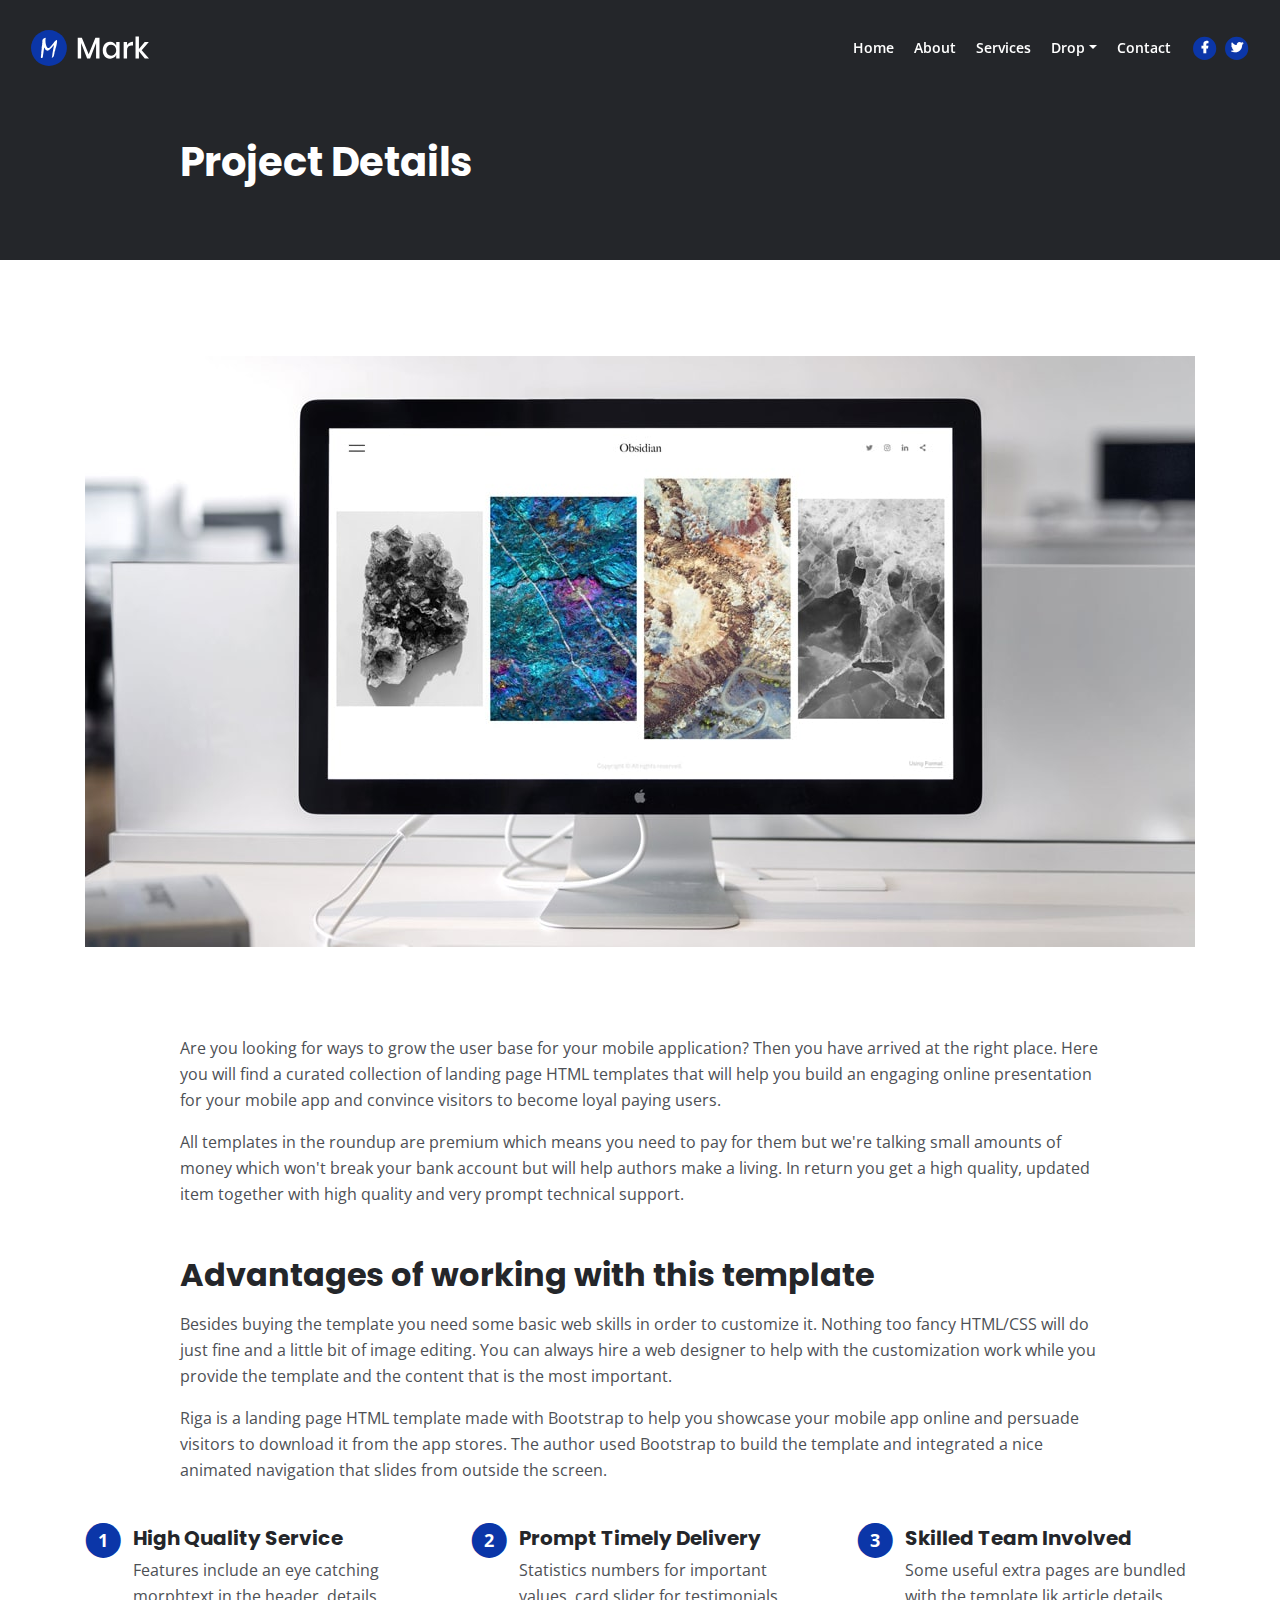
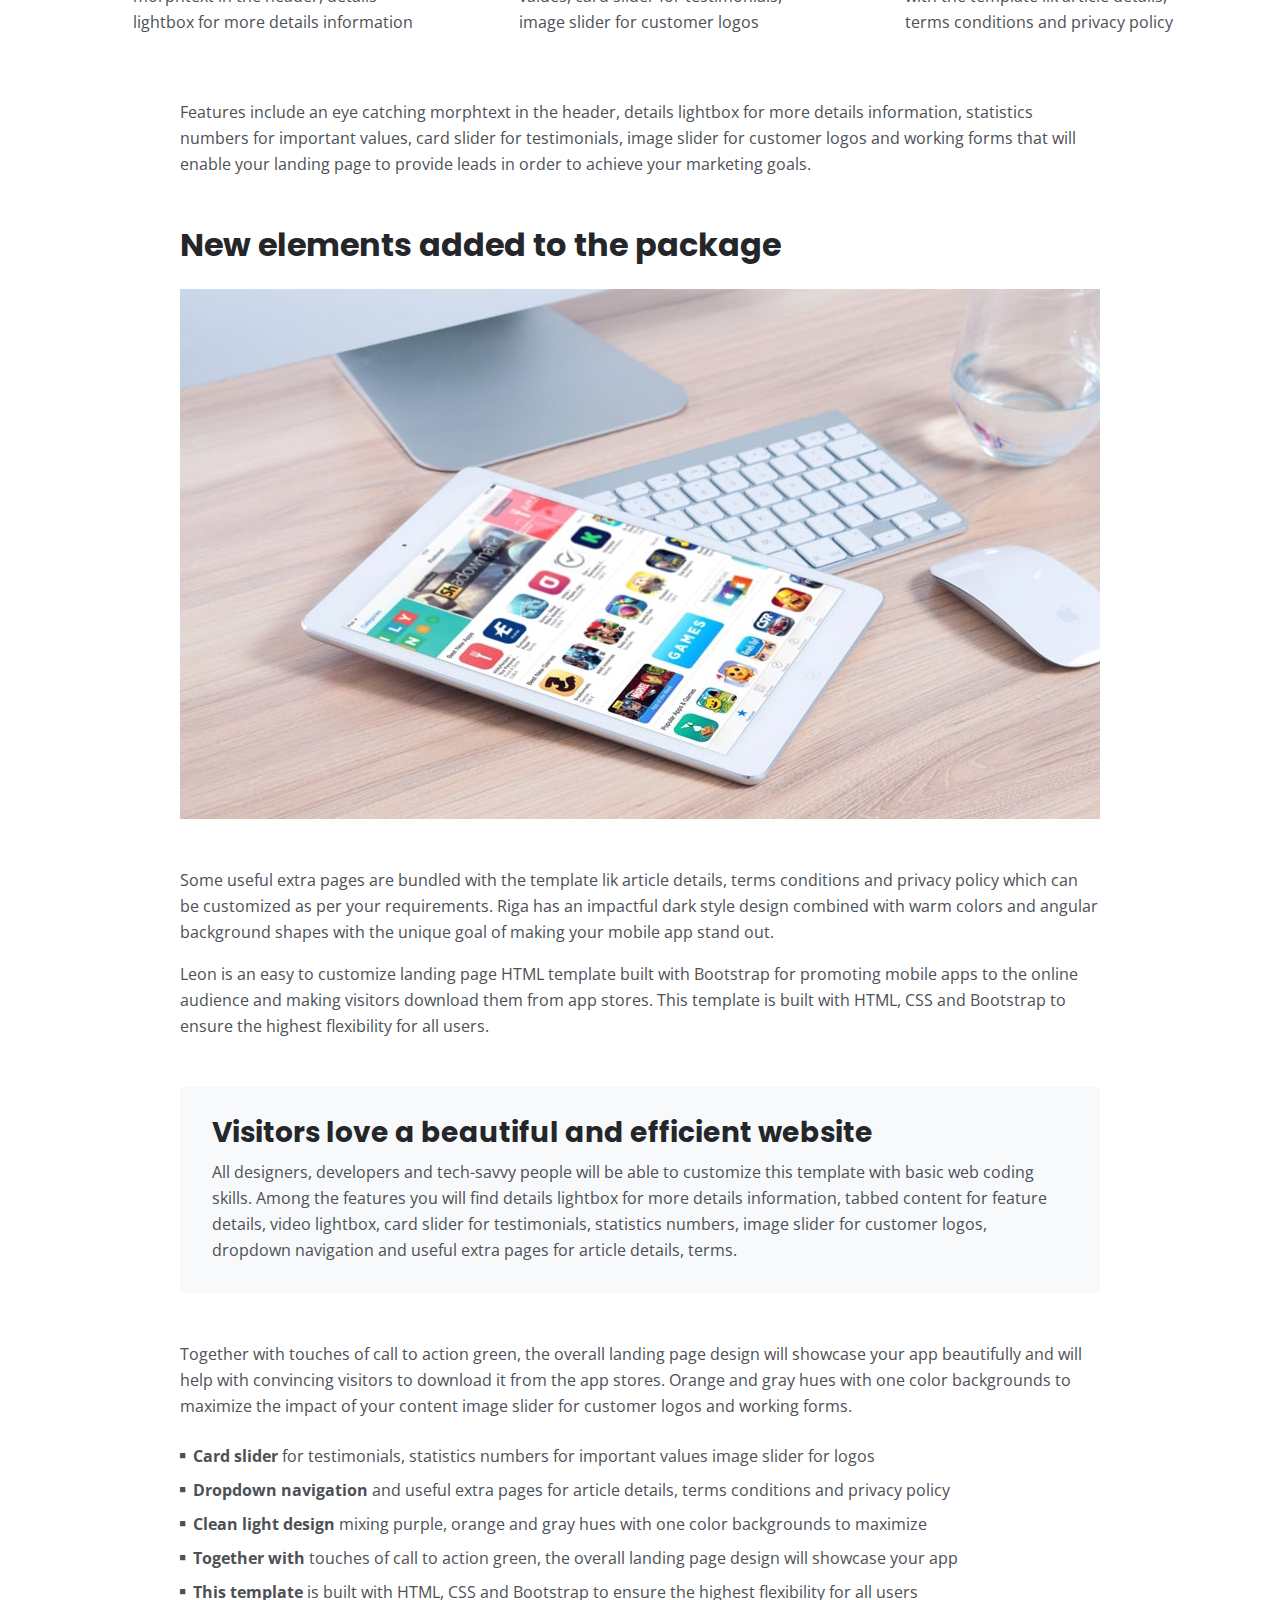
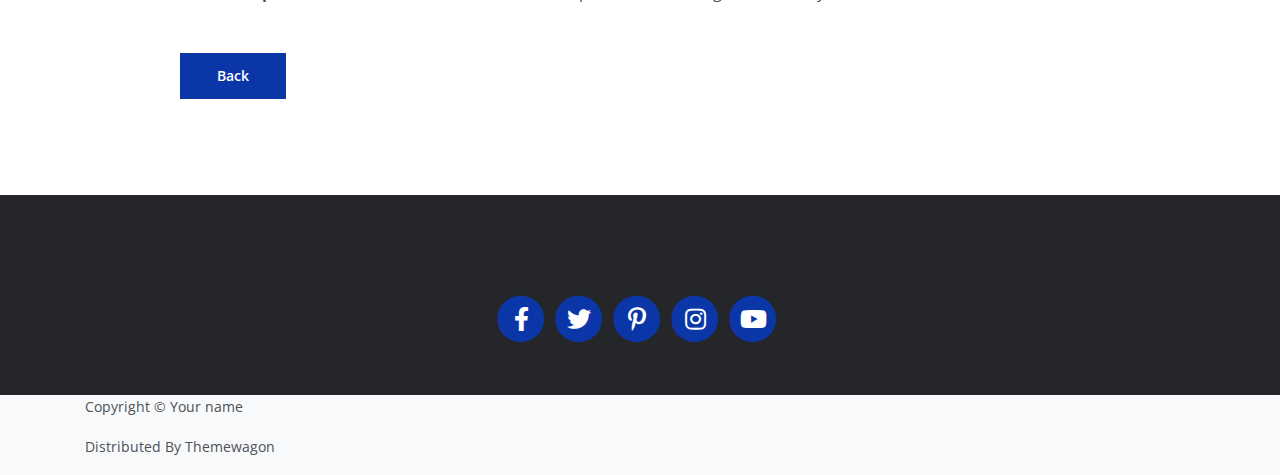
<file: project.html>
<!DOCTYPE html>
<html lang="en">
<head>
    <meta charset="utf-8">
    <meta name="viewport" content="width=device-width, initial-scale=1, shrink-to-fit=no">
    
    <!-- SEO Meta Tags -->
    <meta name="description" content="Your description">
    <meta name="author" content="Your name">

    <!-- OG Meta Tags to improve the way the post looks when you share the page on Facebook, Twitter, LinkedIn -->
	<meta property="og:site_name" content="" /> <!-- website name -->
	<meta property="og:site" content="" /> <!-- website link -->
	<meta property="og:title" content=""/> <!-- title shown in the actual shared post -->
	<meta property="og:description" content="" /> <!-- description shown in the actual shared post -->
	<meta property="og:image" content="" /> <!-- image link, make sure it's jpg -->
	<meta property="og:url" content="" /> <!-- where do you want your post to link to -->
	<meta name="twitter:card" content="summary_large_image"> <!-- to have large image post format in Twitter -->

    <!-- Webpage Title -->
    <title>Project Details - Mark</title>
    
    <!-- Styles -->
    <link rel="preconnect" href="https://fonts.gstatic.com">
    <link href="https://fonts.googleapis.com/css2?family=Open+Sans:ital,wght@0,400;0,600;0,700;1,400&family=Poppins:wght@600&display=swap" rel="stylesheet">
    <link href="css/bootstrap.css" rel="stylesheet">
    <link href="css/fontawesome-all.css" rel="stylesheet">
	<link href="css/styles.css" rel="stylesheet">
	
	<!-- Favicon  -->
    <link rel="icon" href="images/favicon.png">
</head>
<body data-spy="scroll" data-target=".fixed-top">
    
    <!-- Navigation -->
    <nav class="navbar navbar-expand-lg fixed-top navbar-dark">
        <div class="container">
            
            <!-- Image Logo -->
            <a class="navbar-brand logo-image" href="index.html"><img src="images/logo.svg" alt="alternative"></a>  

            <!-- Text Logo - Use this if you don't have a graphic logo -->
            <!-- <a class="navbar-brand logo-text page-scroll" href="index.html">Mark</a> -->

            <button class="navbar-toggler p-0 border-0" type="button" data-toggle="offcanvas">
                <span class="navbar-toggler-icon"></span>
            </button>

            <div class="navbar-collapse offcanvas-collapse" id="navbarsExampleDefault">
                <ul class="navbar-nav ml-auto">
                    <li class="nav-item">
                        <a class="nav-link page-scroll" href="index.html#header">Home <span class="sr-only">(current)</span></a>
                    </li>
                    <li class="nav-item">
                        <a class="nav-link page-scroll" href="index.html#about">About</a>
                    </li>
                    <li class="nav-item">
                        <a class="nav-link page-scroll" href="index.html#services">Services</a>
                    </li>
                    <li class="nav-item dropdown">
                        <a class="nav-link dropdown-toggle" href="#" id="dropdown01" data-toggle="dropdown" aria-haspopup="true" aria-expanded="false">Drop</a>
                        <div class="dropdown-menu" aria-labelledby="dropdown01">
                            <a class="dropdown-item page-scroll" href="project.html">Project Details</a>
                            <div class="dropdown-divider"></div>
                            <a class="dropdown-item page-scroll" href="terms.html">Terms Conditions</a>
                            <div class="dropdown-divider"></div>
                            <a class="dropdown-item page-scroll" href="privacy.html">Privacy Policy</a>
                        </div>
                    </li>
                    <li class="nav-item">
                        <a class="nav-link page-scroll" href="index.html#contact">Contact</a>
                    </li>
                </ul>
                <span class="nav-item social-icons">
                    <span class="fa-stack">
                        <a href="#your-link">
                            <i class="fas fa-circle fa-stack-2x"></i>
                            <i class="fab fa-facebook-f fa-stack-1x"></i>
                        </a>
                    </span>
                    <span class="fa-stack">
                        <a href="#your-link">
                            <i class="fas fa-circle fa-stack-2x"></i>
                            <i class="fab fa-twitter fa-stack-1x"></i>
                        </a>
                    </span>
                </span>
            </div> <!-- end of navbar-collapse -->
        </div> <!-- end of container -->
    </nav> <!-- end of navbar -->
    <!-- end of navigation -->


    <!-- Header -->
    <header class="ex-header">
        <div class="container">
            <div class="row">
                <div class="col-xl-10 offset-xl-1">
                    <h1>Project Details</h1>
                </div> <!-- end of col -->
            </div> <!-- end of row -->
        </div> <!-- end of container -->
    </header> <!-- end of ex-header -->
    <!-- end of header -->


    <!-- Basic -->
    <div class="ex-basic-1 pt-5 pb-5">
        <div class="container">
            <div class="row">
                <div class="col-lg-12">
                    <img class="img-fluid mt-5 mb-3" src="images/project-details-large.jpg" alt="alternative">
                </div> <!-- end of col -->
            </div> <!-- end of row -->
        </div> <!-- end of container -->
    </div> <!-- end of ex-basic-1 -->
    <!-- end of basic -->


    <!-- Basic -->
    <div class="ex-basic-1 pt-4">
        <div class="container">
            <div class="row">
                <div class="col-xl-10 offset-xl-1">
                    <p>Are you looking for ways to grow the user base for your mobile application? Then you have arrived at the right place. Here you will find a curated collection of landing page HTML templates that will help you build an engaging online presentation for your mobile app and convince visitors to become loyal paying users.</p>
                    <p class="mb-5">All templates in the roundup are premium which means you need to pay for them but we're talking small amounts of money which won't break your bank account but will help authors make a living. In return you get a high quality, updated item together with high quality and very prompt technical support.</p>

                    <h2 class="mb-3">Advantages of working with this template</h2>
                    <p>Besides buying the template you need some basic web skills in order to customize it. Nothing too fancy HTML/CSS will do just fine and a little bit of image editing. You can always hire a web designer to help with the customization work while you provide the template and the content that is the most important.</p>
                    <p class="mb-4">Riga is a landing page HTML template made with Bootstrap to help you showcase your mobile app online and persuade visitors to download it from the app stores. The author used Bootstrap to build the template and integrated a nice animated navigation that slides from outside the screen.</p>
                </div> <!-- end of col -->
            </div> <!-- end of row -->
        </div> <!-- end of container -->
    </div> <!-- end of ex-basic-1 -->
    <!-- end of basic -->


    <!-- Cards -->
    <div class="ex-cards-1 pt-3 pb-3">
        <div class="container">
            <div class="row">
                <div class="col-lg-12">
                    
                    <!-- Card -->
                    <div class="card">
                        <ul class="list-unstyled">
                            <li class="media">
                                <span class="fa-stack">
                                    <span class="fas fa-circle fa-stack-2x"></span>
                                    <span class="fa-stack-1x">1</span>
                                </span>
                                <div class="media-body">
                                    <h5>High Quality Service</h5>
                                    <p>Features include an eye catching morphtext in the header, details lightbox for more details information</p>
                                </div>
                            </li>
                        </ul>
                    </div> <!-- end of card -->
                    <!-- end of card -->

                    <!-- Card -->
                    <div class="card">
                        <ul class="list-unstyled">
                            <li class="media">
                                <span class="fa-stack">
                                    <span class="fas fa-circle fa-stack-2x"></span>
                                    <span class="fa-stack-1x">2</span>
                                </span>
                                <div class="media-body">
                                    <h5>Prompt Timely Delivery</h5>
                                    <p>Statistics numbers for important values, card slider for testimonials, image slider for customer logos</p>
                                </div>
                            </li>
                        </ul>
                    </div> <!-- end of card -->
                    <!-- end of card -->

                    <!-- Card -->
                    <div class="card">
                        <ul class="list-unstyled">
                            <li class="media">
                                <span class="fa-stack">
                                    <span class="fas fa-circle fa-stack-2x"></span>
                                    <span class="fa-stack-1x">3</span>
                                </span>
                                <div class="media-body">
                                    <h5>Skilled Team Involved</h5>
                                    <p>Some useful extra pages are bundled with the template lik article details, terms conditions and privacy policy</p>
                                </div>
                            </li>
                        </ul>
                    </div> <!-- end of card -->
                    <!-- end of card -->

                </div> <!-- end of col -->   
            </div> <!-- end of row -->   
        </div> <!-- end of container -->   
    </div> <!-- end of ex-cards-1 -->
    <!-- end of cards -->


    <!-- Basic -->
    <div class="ex-basic-1 pt-3 pb-5">
        <div class="container">
            <div class="row">
                <div class="col-xl-10 offset-xl-1">
                    <p class="mb-5">Features include an eye catching morphtext in the header, details lightbox for more details information, statistics numbers for important values, card slider for testimonials, image slider for customer logos and working forms that will enable your landing page to provide leads in order to achieve your marketing goals.</p>
                    
                    <h2 class="mb-4">New elements added to the package</h2>
                    <img class="img-fluid mb-5" src="images/project-details-small.jpg" alt="alternative">
                    <p>Some useful extra pages are bundled with the template lik article details, terms conditions and privacy policy which can be customized as per your requirements. Riga has an impactful dark style design combined with warm colors and angular background shapes with the unique goal of making your mobile app stand out.</p>
                    <p class="mb-5">Leon is an easy to customize landing page HTML template built with Bootstrap for promoting mobile apps to the online audience and making visitors download them from app stores. This template is built with HTML, CSS and Bootstrap to ensure the highest flexibility for all users.</p>
                    <div class="text-box mb-5">
                        <h3>Visitors love a beautiful and efficient website</h3>
                        <p>All designers, developers and tech-savvy people will be able to customize this template with basic web coding skills. Among the features you will find details lightbox for more details information, tabbed content for feature details, video lightbox, card slider for testimonials, statistics numbers, image slider for customer logos, dropdown navigation and useful extra pages for article details, terms.</p>
                    </div> <!-- end of text-box -->
                    <p class="mb-4">Together with touches of call to action green, the overall landing page design will showcase your app beautifully and will help with convincing visitors to download it from the app stores. Orange and gray hues with one color backgrounds to maximize the impact of your content image slider for customer logos and working forms.</p>
                    <ul class="list-unstyled li-space-lg mb-5">
                        <li class="media">
                            <i class="fas fa-square"></i>
                            <div class="media-body"><strong>Card slider</strong> for testimonials, statistics numbers for important values image slider for logos</div>
                        </li>
                        <li class="media">
                            <i class="fas fa-square"></i>
                            <div class="media-body"><strong>Dropdown navigation</strong> and useful extra pages for article details, terms conditions and privacy policy</div>
                        </li>
                        <li class="media">
                            <i class="fas fa-square"></i>
                            <div class="media-body"><strong>Clean light design</strong> mixing purple, orange and gray hues with one color backgrounds to maximize</div>
                        </li>
                        <li class="media">
                            <i class="fas fa-square"></i>
                            <div class="media-body"><strong>Together with</strong> touches of call to action green, the overall landing page design will showcase your app</div>
                        </li>
                        <li class="media">
                            <i class="fas fa-square"></i>
                            <div class="media-body"><strong>This template</strong> is built with HTML, CSS and Bootstrap to ensure the highest flexibility for all users</div>
                        </li>
                    </ul>

                    <a class="btn-solid-reg mb-5" href="index.html">Back</a>
                </div> <!-- end of col -->
            </div> <!-- end of row -->
        </div> <!-- end of container -->
    </div> <!-- end of ex-basic-1 -->
    <!-- end of basic -->


    <!-- Footer -->
    <div class="footer bg-gray">
        <div class="container">
            <div class="row">
                <div class="col-lg-12">
                    <div class="social-container">
                        <span class="fa-stack">
                            <a href="#your-link">
                                <i class="fas fa-circle fa-stack-2x"></i>
                                <i class="fab fa-facebook-f fa-stack-1x"></i>
                            </a>
                        </span>
                        <span class="fa-stack">
                            <a href="#your-link">
                                <i class="fas fa-circle fa-stack-2x"></i>
                                <i class="fab fa-twitter fa-stack-1x"></i>
                            </a>
                        </span>
                        <span class="fa-stack">
                            <a href="#your-link">
                                <i class="fas fa-circle fa-stack-2x"></i>
                                <i class="fab fa-pinterest-p fa-stack-1x"></i>
                            </a>
                        </span>
                        <span class="fa-stack">
                            <a href="#your-link">
                                <i class="fas fa-circle fa-stack-2x"></i>
                                <i class="fab fa-instagram fa-stack-1x"></i>
                            </a>
                        </span>
                        <span class="fa-stack">
                            <a href="#your-link">
                                <i class="fas fa-circle fa-stack-2x"></i>
                                <i class="fab fa-youtube fa-stack-1x"></i>
                            </a>
                        </span>
                    </div> <!-- end of social-container -->
                </div> <!-- end of col -->
            </div> <!-- end of row -->
        </div> <!-- end of container -->
    </div> <!-- end of footer -->  
    <!-- end of footer -->


    <!-- Copyright -->
    <div class="copyright bg-gray">
        <div class="container">
            <div class="row">
                <div class="col-lg-12">
                    <p class="p-small">Copyright © <a class="no-line" href="#your-link">Your name</a></p>
                </div> <!-- end of col -->
            </div> <!-- enf of row -->
        </div> <!-- end of container -->


        <div class="container">
            <div class="row">
                <div class="col-lg-12">
                    <p class="p-small">Distributed By <a class="no-line" href="https://themewagon.com/">Themewagon</a></p>
                </div> <!-- end of col -->
            </div> <!-- enf of row -->
        </div> <!-- end of container -->
    </div> <!-- end of copyright --> 
    <!-- end of copyright -->
    
    	
    <!-- Scripts -->
    <script src="js/jquery.min.js"></script> <!-- jQuery for Bootstrap's JavaScript plugins -->
    <script src="js/bootstrap.min.js"></script> <!-- Bootstrap framework -->
    <script src="js/jquery.easing.min.js"></script> <!-- jQuery Easing for smooth scrolling between anchors -->
    <script src="js/scripts.js"></script> <!-- Custom scripts -->
</body>
</html>
</file>
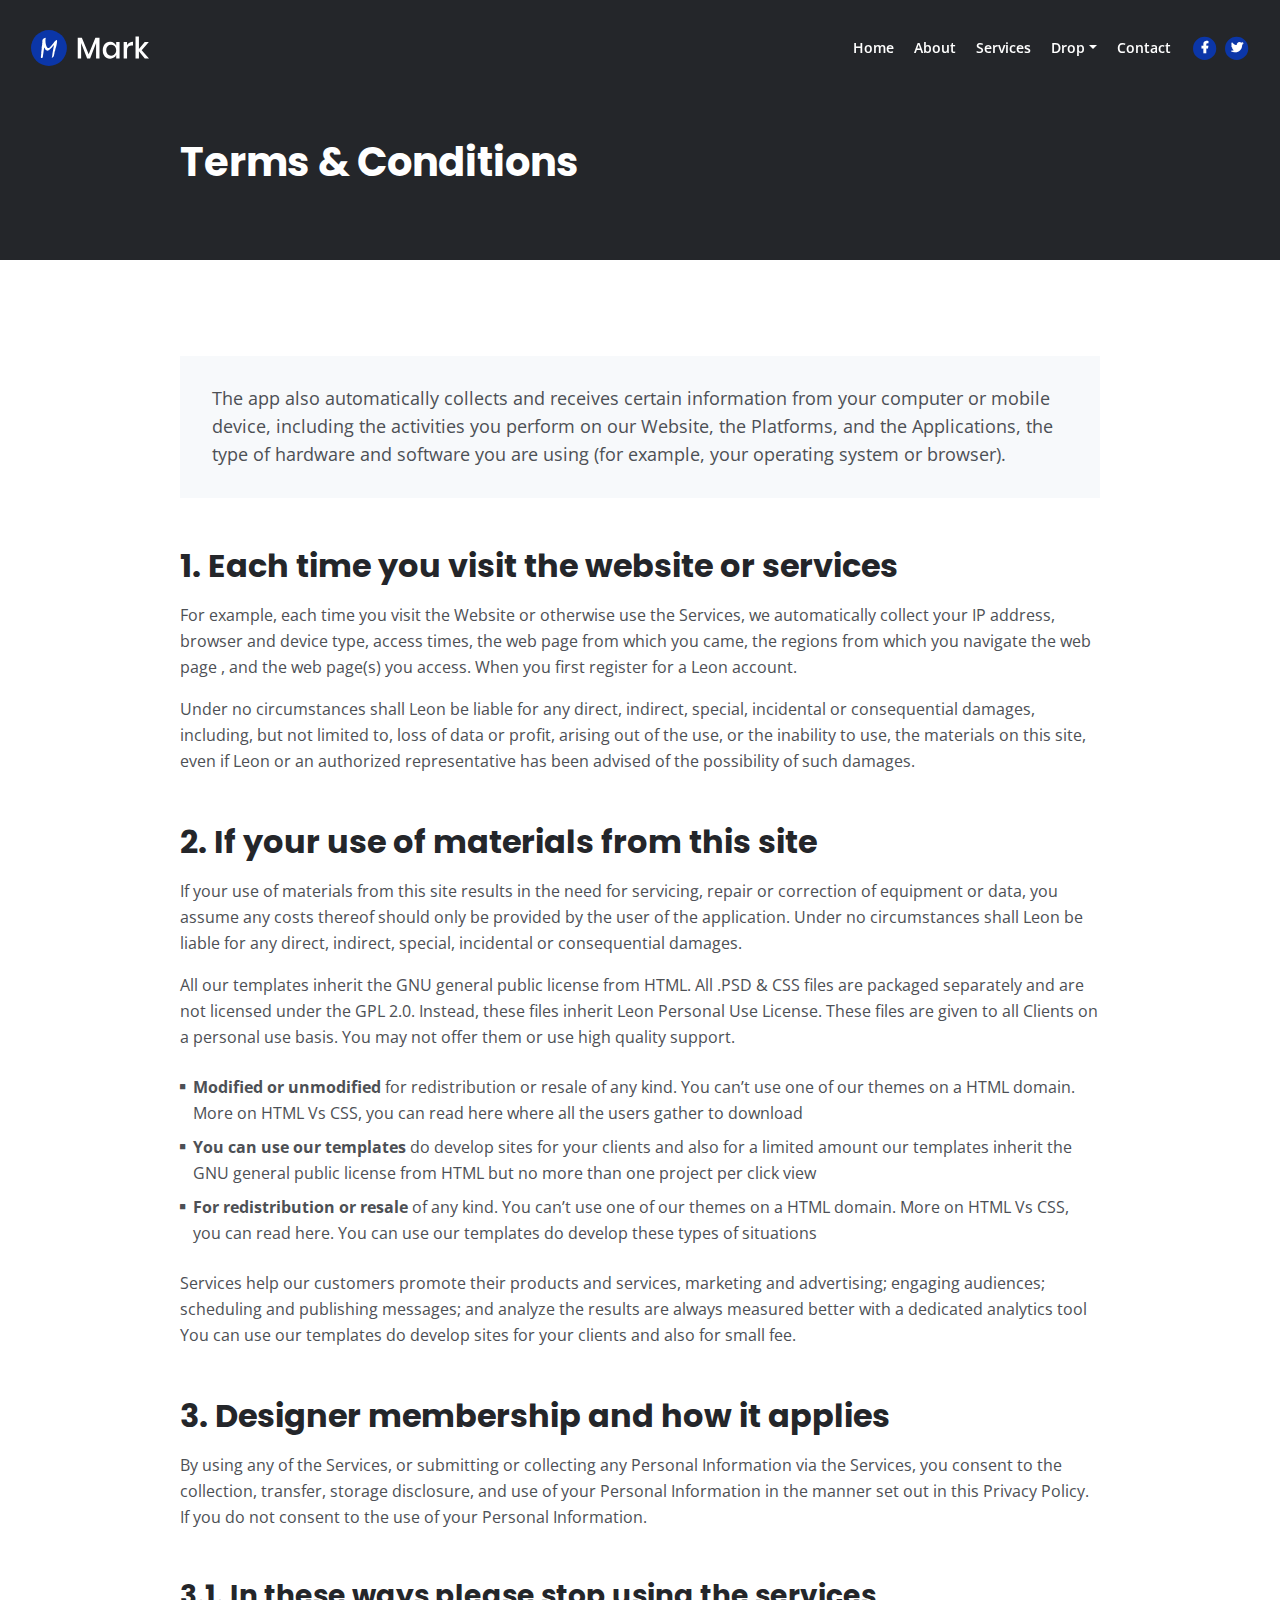
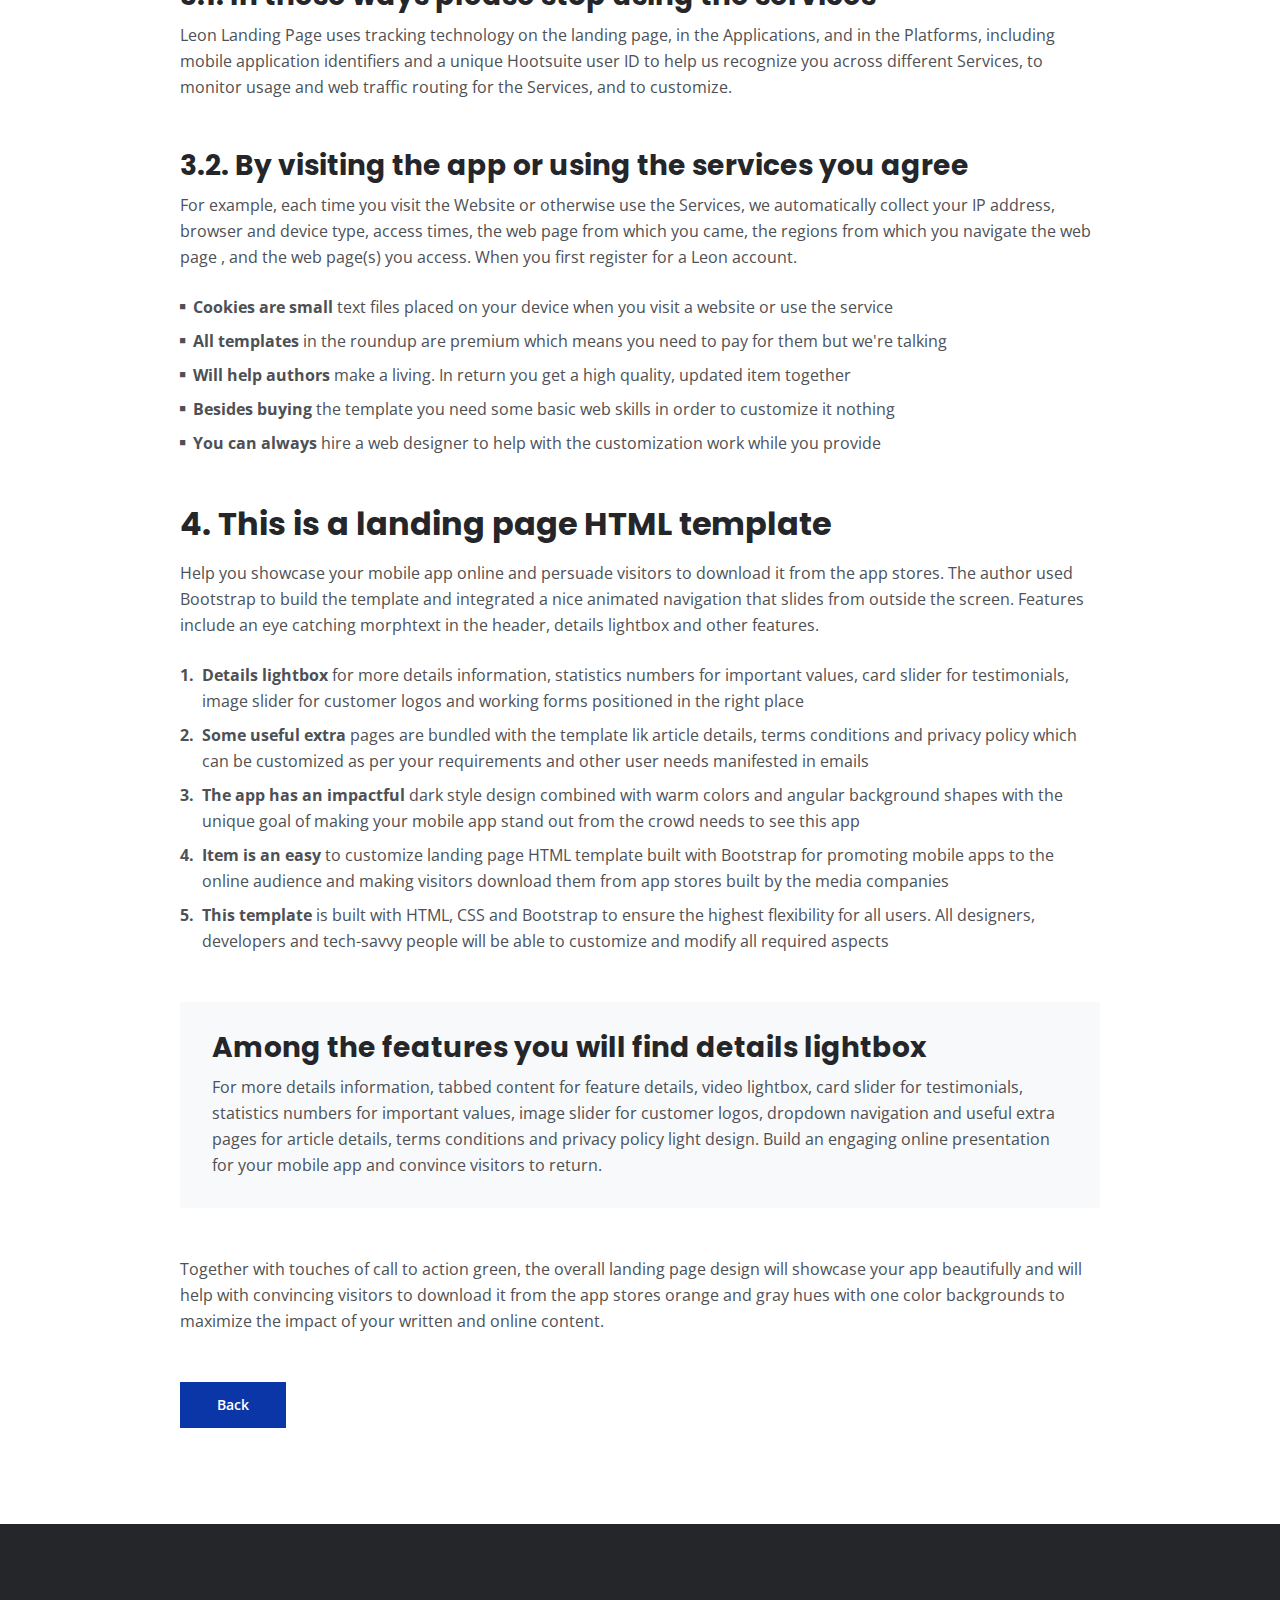
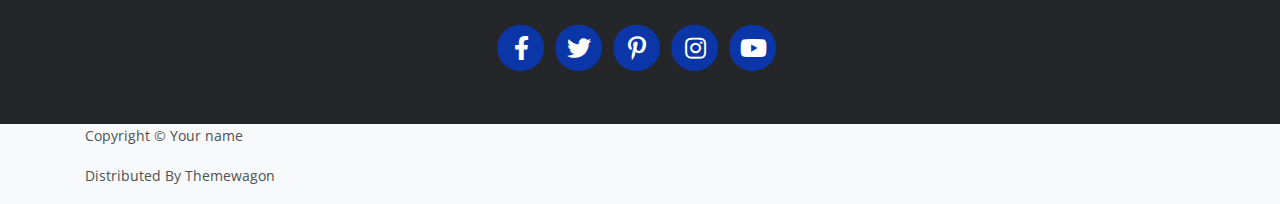
<file: terms.html>
<!DOCTYPE html>
<html lang="en">
<head>
    <meta charset="utf-8">
    <meta name="viewport" content="width=device-width, initial-scale=1, shrink-to-fit=no">
    
    <!-- SEO Meta Tags -->
    <meta name="description" content="Your description">
    <meta name="author" content="Your name">

    <!-- OG Meta Tags to improve the way the post looks when you share the page on Facebook, Twitter, LinkedIn -->
	<meta property="og:site_name" content="" /> <!-- website name -->
	<meta property="og:site" content="" /> <!-- website link -->
	<meta property="og:title" content=""/> <!-- title shown in the actual shared post -->
	<meta property="og:description" content="" /> <!-- description shown in the actual shared post -->
	<meta property="og:image" content="" /> <!-- image link, make sure it's jpg -->
	<meta property="og:url" content="" /> <!-- where do you want your post to link to -->
	<meta name="twitter:card" content="summary_large_image"> <!-- to have large image post format in Twitter -->

    <!-- Webpage Title -->
    <title>Terms & Conditions - Mark</title>
    
    <!-- Styles -->
    <link rel="preconnect" href="https://fonts.gstatic.com">
    <link href="https://fonts.googleapis.com/css2?family=Open+Sans:ital,wght@0,400;0,600;0,700;1,400&family=Poppins:wght@600&display=swap" rel="stylesheet">
    <link href="css/bootstrap.css" rel="stylesheet">
    <link href="css/fontawesome-all.css" rel="stylesheet">
	<link href="css/styles.css" rel="stylesheet">
	
	<!-- Favicon  -->
    <link rel="icon" href="images/favicon.png">
</head>
<body data-spy="scroll" data-target=".fixed-top">
    
    <!-- Navigation -->
    <nav class="navbar navbar-expand-lg fixed-top navbar-dark">
        <div class="container">
            
            <!-- Image Logo -->
            <a class="navbar-brand logo-image" href="index.html"><img src="images/logo.svg" alt="alternative"></a>  

            <!-- Text Logo - Use this if you don't have a graphic logo -->
            <!-- <a class="navbar-brand logo-text page-scroll" href="index.html">Mark</a> -->

            <button class="navbar-toggler p-0 border-0" type="button" data-toggle="offcanvas">
                <span class="navbar-toggler-icon"></span>
            </button>

            <div class="navbar-collapse offcanvas-collapse" id="navbarsExampleDefault">
                <ul class="navbar-nav ml-auto">
                    <li class="nav-item">
                        <a class="nav-link page-scroll" href="index.html#header">Home <span class="sr-only">(current)</span></a>
                    </li>
                    <li class="nav-item">
                        <a class="nav-link page-scroll" href="index.html#about">About</a>
                    </li>
                    <li class="nav-item">
                        <a class="nav-link page-scroll" href="index.html#services">Services</a>
                    </li>
                    <li class="nav-item dropdown">
                        <a class="nav-link dropdown-toggle" href="#" id="dropdown01" data-toggle="dropdown" aria-haspopup="true" aria-expanded="false">Drop</a>
                        <div class="dropdown-menu" aria-labelledby="dropdown01">
                            <a class="dropdown-item page-scroll" href="project.html">Project Details</a>
                            <div class="dropdown-divider"></div>
                            <a class="dropdown-item page-scroll" href="terms.html">Terms Conditions</a>
                            <div class="dropdown-divider"></div>
                            <a class="dropdown-item page-scroll" href="privacy.html">Privacy Policy</a>
                        </div>
                    </li>
                    <li class="nav-item">
                        <a class="nav-link page-scroll" href="index.html#contact">Contact</a>
                    </li>
                </ul>
                <span class="nav-item social-icons">
                    <span class="fa-stack">
                        <a href="#your-link">
                            <i class="fas fa-circle fa-stack-2x"></i>
                            <i class="fab fa-facebook-f fa-stack-1x"></i>
                        </a>
                    </span>
                    <span class="fa-stack">
                        <a href="#your-link">
                            <i class="fas fa-circle fa-stack-2x"></i>
                            <i class="fab fa-twitter fa-stack-1x"></i>
                        </a>
                    </span>
                </span>
            </div> <!-- end of navbar-collapse -->
        </div> <!-- end of container -->
    </nav> <!-- end of navbar -->
    <!-- end of navigation -->


    <!-- Header -->
    <header class="ex-header">
        <div class="container">
            <div class="row">
                <div class="col-xl-10 offset-xl-1">
                    <h1>Terms & Conditions</h1>
                </div> <!-- end of col -->
            </div> <!-- end of row -->
        </div> <!-- end of container -->
    </header> <!-- end of ex-header -->
    <!-- end of header -->


    <!-- Basic -->
    <div class="ex-basic-1 pt-5 pb-5">
        <div class="container">
            <div class="row">
                <div class="col-xl-10 offset-xl-1">
                    <div class="text-box mt-5 mb-5">
                        <p class="p-large">The app also automatically collects and receives certain information from your computer or mobile device, including the activities you perform on our Website, the Platforms, and the Applications, the type of hardware and software you are using (for example, your operating system or browser).</p>
                    </div> <!-- end of text-box -->

                    <h2 class="mb-3">1. Each time you visit the website or services</h2>
                    <p>For example, each time you visit the Website or otherwise use the Services, we automatically collect your IP address, browser and device type, access times, the web page from which you came, the regions from which you navigate the web page , and the web page(s) you access. When you first register for a Leon account.</p>
                    <p class="mb-5">Under no circumstances shall Leon be liable for any direct, indirect, special, incidental or consequential damages, including, but not limited to, loss of data or profit, arising out of the use, or the inability to use, the materials on this site, even if Leon or an authorized representative has been advised of the possibility of such damages.</p>

                    <h2 class="mb-3">2. If your use of materials from this site</h2>
                    <p>If your use of materials from this site results in the need for servicing, repair or correction of equipment or data, you assume any costs thereof should only be provided by the user of the application. Under no circumstances shall Leon be liable for any direct, indirect, special, incidental or consequential damages.</p>
                    <p class="mb-4">All our templates inherit the GNU general public license from HTML. All .PSD & CSS files are packaged separately and are not licensed under the GPL 2.0. Instead, these files inherit Leon Personal Use License. These files are given to all Clients on a personal use basis. You may not offer them or use high quality support.</p>
                    <ul class="list-unstyled li-space-lg mb-4">
                        <li class="media">
                            <i class="fas fa-square"></i>
                            <div class="media-body"><strong>Modified or unmodified</strong> for redistribution or resale of any kind. You can’t use one of our themes on a HTML domain. More on HTML Vs CSS, you can read here where all the users gather to download</div>
                        </li>
                        <li class="media">
                            <i class="fas fa-square"></i>
                            <div class="media-body"><strong>You can use our templates</strong>  do develop sites for your clients and also for a limited amount our templates inherit the GNU general public license from HTML but no more than one project per click view</div>
                        </li>
                        <li class="media">
                            <i class="fas fa-square"></i>
                            <div class="media-body"><strong>For redistribution or resale</strong> of any kind. You can’t use one of our themes on a HTML domain. More on HTML Vs CSS, you can read here. You can use our templates do develop these types of situations</div>
                        </li>
                    </ul>
                    <p class="mb-5">Services help our customers promote their products and services, marketing and advertising; engaging audiences; scheduling and publishing messages; and analyze the results are always measured better with a dedicated analytics tool You can use our templates do develop sites for your clients and also for small fee.</p>

                    <h2 class="mb-3">3. Designer membership and how it applies</h2>
                    <p class="mb-5">By using any of the Services, or submitting or collecting any Personal Information via the Services, you consent to the collection, transfer, storage disclosure, and use of your Personal Information in the manner set out in this Privacy Policy. If you do not consent to the use of your Personal Information.</p>
                    <h3>3.1. In these ways please stop using the services</h3>
                    <p class="mb-5">Leon Landing Page uses tracking technology on the landing page, in the Applications, and in the Platforms, including mobile application identifiers and a unique Hootsuite user ID to help us recognize you across different Services, to monitor usage and web traffic routing for the Services, and to customize.</p>
                    <h3>3.2. By visiting the app or using the services you agree</h3>
                    <p class="mb-4">For example, each time you visit the Website or otherwise use the Services, we automatically collect your IP address, browser and device type, access times, the web page from which you came, the regions from which you navigate the web page , and the web page(s) you access. When you first register for a Leon account.</p>
                    <ul class="list-unstyled li-space-lg mb-5">
                        <li class="media">
                            <i class="fas fa-square"></i>
                            <div class="media-body"><strong>Cookies are small</strong> text files placed on your device when you visit a website or use the service</div>
                        </li>
                        <li class="media">
                            <i class="fas fa-square"></i>
                            <div class="media-body"><strong>All templates</strong> in the roundup are premium which means you need to pay for them but we're talking</div>
                        </li>
                        <li class="media">
                            <i class="fas fa-square"></i>
                            <div class="media-body"><strong>Will help authors </strong> make a living. In return you get a high quality, updated item together</div>
                        </li>
                        <li class="media">
                            <i class="fas fa-square"></i>
                            <div class="media-body"><strong>Besides buying</strong> the template you need some basic web skills in order to customize it nothing</div>
                        </li>
                        <li class="media">
                            <i class="fas fa-square"></i>
                            <div class="media-body"><strong>You can always</strong> hire a web designer to help with the customization work while you provide</div>
                        </li>
                    </ul>
                    
                    <h2 class="mb-3">4. This is a landing page HTML template</h2>
                    <p class="mb-4">Help you showcase your mobile app online and persuade visitors to download it from the app stores. The author used Bootstrap to build the template and integrated a nice animated navigation that slides from outside the screen. Features include an eye catching morphtext in the header, details lightbox and other features.</p>
                    <ul class="list-unstyled li-space-lg mb-5">
                        <li class="media">
                            <strong>1.</strong>
                            <div class="media-body"><strong>Details lightbox</strong> for more details information, statistics numbers for important values, card slider for testimonials, image slider for customer logos and working forms positioned in the right place</div>
                        </li>
                        <li class="media">
                            <strong>2.</strong>
                            <div class="media-body"><strong>Some useful extra</strong> pages are bundled with the template lik article details, terms conditions and privacy policy which can be customized as per your requirements and other user needs manifested in emails</div>
                        </li>
                        <li class="media">
                            <strong>3.</strong>
                            <div class="media-body"><strong>The app has an impactful</strong> dark style design combined with warm colors and angular background shapes with the unique goal of making your mobile app stand out from the crowd needs to see this app</div>
                        </li>
                        <li class="media">
                            <strong>4.</strong>
                            <div class="media-body"><strong>Item is an easy</strong> to customize landing page HTML template built with Bootstrap for promoting mobile apps to the online audience and making visitors download them from app stores built by the media companies</div>
                        </li>
                        <li class="media">
                            <strong>5.</strong>
                            <div class="media-body"><strong>This template</strong> is built with HTML, CSS and Bootstrap to ensure the highest flexibility for all users. All designers, developers and tech-savvy people will be able to customize and modify all required aspects</div>
                        </li>
                    </ul>
                    
                    <div class="text-box mb-5">
                        <h3>Among the features you will find details lightbox</h3>
                        <p>For more details information, tabbed content for feature details, video lightbox, card slider for testimonials, statistics numbers for important values, image slider for customer logos, dropdown navigation and useful extra pages for article details, terms conditions and privacy policy light design. Build an engaging online presentation for your mobile app and convince visitors to return.</p>
                    </div> <!-- end of text-box -->
                    <p class="mb-5">Together with touches of call to action green, the overall landing page design will showcase your app beautifully and will help with convincing visitors to download it from the app stores orange and gray hues with one color backgrounds to maximize the impact of your written and online content.</p>
                    
                    <a class="btn-solid-reg mb-5" href="index.html">Back</a>
                </div> <!-- end of col -->
            </div> <!-- end of row -->
        </div> <!-- end of container -->
    </div> <!-- end of ex-basic-1 -->
    <!-- end of basic -->


    <!-- Footer -->
    <div class="footer bg-gray">
        <div class="container">
            <div class="row">
                <div class="col-lg-12">
                    <div class="social-container">
                        <span class="fa-stack">
                            <a href="#your-link">
                                <i class="fas fa-circle fa-stack-2x"></i>
                                <i class="fab fa-facebook-f fa-stack-1x"></i>
                            </a>
                        </span>
                        <span class="fa-stack">
                            <a href="#your-link">
                                <i class="fas fa-circle fa-stack-2x"></i>
                                <i class="fab fa-twitter fa-stack-1x"></i>
                            </a>
                        </span>
                        <span class="fa-stack">
                            <a href="#your-link">
                                <i class="fas fa-circle fa-stack-2x"></i>
                                <i class="fab fa-pinterest-p fa-stack-1x"></i>
                            </a>
                        </span>
                        <span class="fa-stack">
                            <a href="#your-link">
                                <i class="fas fa-circle fa-stack-2x"></i>
                                <i class="fab fa-instagram fa-stack-1x"></i>
                            </a>
                        </span>
                        <span class="fa-stack">
                            <a href="#your-link">
                                <i class="fas fa-circle fa-stack-2x"></i>
                                <i class="fab fa-youtube fa-stack-1x"></i>
                            </a>
                        </span>
                    </div> <!-- end of social-container -->
                </div> <!-- end of col -->
            </div> <!-- end of row -->
        </div> <!-- end of container -->
    </div> <!-- end of footer -->  
    <!-- end of footer -->


    <!-- Copyright -->
    <div class="copyright bg-gray">
        <div class="container">
            <div class="row">
                <div class="col-lg-12">
                    <p class="p-small">Copyright © <a class="no-line" href="#your-link">Your name</a></p>
                </div> <!-- end of col -->
            </div> <!-- enf of row -->
        </div> <!-- end of container -->

        <div class="container">
            <div class="row">
                <div class="col-lg-12">
                    <p class="p-small">Distributed By <a class="no-line" href="https://themewagon.com/">Themewagon</a></p>
                </div> <!-- end of col -->
            </div> <!-- enf of row -->
        </div> <!-- end of container -->
    </div> <!-- end of copyright --> 
    <!-- end of copyright -->
    
    	
    <!-- Scripts -->
    <script src="js/jquery.min.js"></script> <!-- jQuery for Bootstrap's JavaScript plugins -->
    <script src="js/bootstrap.min.js"></script> <!-- Bootstrap framework -->
    <script src="js/jquery.easing.min.js"></script> <!-- jQuery Easing for smooth scrolling between anchors -->
    <script src="js/scripts.js"></script> <!-- Custom scripts -->
</body>
</html>
</file>
<file: css/styles.css>
/* Description: Master CSS file */

/*****************************************
Table Of Contents:
- General Styles
- Navigation
- Header
- About
- Services
- Details
- Projects
- Works
- Testimonials
- Questions
- Contact
- Footer 
- Copyright
- Back To Top Button
- Extra Pages
- Media Queries
******************************************/

/*****************************************
Colors:
- Backgrounds, navbar - black #24262a
- Backgrounds - light gray #f7f9fb
- Buttons, icons - blue #0b36a8
- Headings text - black #24262a
- Body text - dark gray #4d5055
******************************************/


/**************************/
/*     General Styles     */
/**************************/
body,
html {
    width: 100%;
	height: 100%;
}

body, p {
	color: #4d5055; 
	font: 400 1rem/1.625rem "Open Sans", sans-serif;
}

h1 {
	color: #24262a;
	font-weight: 700;
	font-size: 2.5rem;
	line-height: 3.25rem;
	font-family: "Poppins"
}

h2 {
	color: #24262a;
	font-weight: 700;
	font-size: 2rem;
	line-height: 2.5rem;
	font-family: "Poppins"
}

h3 {
	color: #24262a;
	font-weight: 700;
	font-size: 1.75rem;
	line-height: 2.25rem;
	font-family: "Poppins"
}

h4 {
	color: #24262a;
	font-weight: 700;
	font-size: 1.5rem;
	line-height: 2rem;
	font-family: "Poppins"
}

h5 {
	color: #24262a;
	font-weight: 700;
	font-size: 1.25rem;
	line-height: 1.625rem;
	font-family: "Poppins"
}

h6 {
	color: #24262a;
	font-weight: 700;
	font-size: 1rem;
	line-height: 1.375rem;
	font-family: "Poppins"
}

.p-large {
	font-size: 1.125rem;
	line-height: 1.75rem;
}

.p-small {
	font-size: 0.875rem;
	line-height: 1.5rem;
}

.testimonial-text {
	font-style: italic;
}

.testimonial-author {
	font-weight: 700;
	font-size: 1rem;
	line-height: 1.5rem;
}

.li-space-lg li {
	margin-bottom: 0.5rem;
}

a {
	color: #4d5055;
	text-decoration: underline;
}

a:hover {
	color: #4d5055;
	text-decoration: underline;
}

.no-line {
	text-decoration: none;
}

.no-line:hover {
	text-decoration: none;
}

.blue {
	color: #2259ec;
}

.bg-gray {
	background-color: #f7f9fb;
}

.section-divider {
	display: block;
	height: 1px;
	margin: 0;
	border: none;
	background-color: #d3dae2;
}

.btn-solid-reg {
	display: inline-block;
	padding: 1.375rem 2.25rem 1.375rem 2.25rem;
	border: 1px solid #0b36a8;
	background-color: #0b36a8;
	color: #ffffff;
	font-weight: 600;
	font-size: 0.875rem;
	line-height: 0;
	text-decoration: none;
	transition: all 0.2s;
}

.btn-solid-reg:hover {
	background-color: transparent;
	color: #0b36a8; /* needs to stay here because of the color property of a tag */
	text-decoration: none;
}

.btn-solid-lg {
	display: inline-block;
	padding: 1.625rem 2.625rem 1.625rem 2.625rem;
	border: 1px solid #0b36a8;
	background-color: #0b36a8;
	color: #ffffff;
	font-weight: 600;
	font-size: 0.875rem;
	line-height: 0;
	text-decoration: none;
	transition: all 0.2s;
}

.btn-solid-lg:hover {
	background-color: transparent;
	color: #0b36a8; /* needs to stay here because of the color property of a tag */
	text-decoration: none;
}

.btn-outline-reg {
	display: inline-block;
	padding: 1.375rem 2.25rem 1.375rem 2.25rem;
	border: 1px solid #24262a;
	background-color: transparent;
	color: #24262a;
	font-weight: 600;
	font-size: 0.875rem;
	line-height: 0;
	text-decoration: none;
	transition: all 0.2s;
}

.btn-outline-reg:hover {
	background-color: #24262a;
	color: #ffffff;
	text-decoration: none;
}

.btn-outline-lg {
	display: inline-block;
	padding: 1.625rem 2.625rem 1.625rem 2.625rem;
	border: 1px solid #24262a;
	background-color: transparent;
	color: #24262a;
	font-weight: 600;
	font-size: 0.875rem;
	line-height: 0;
	text-decoration: none;
	transition: all 0.2s;
}

.btn-outline-lg:hover {
	background-color: #24262a;
	color: #ffffff;
	text-decoration: none;
}

.btn-outline-sm {
	display: inline-block;
	padding: 1rem 1.5rem 1rem 1.5rem;
	border: 1px solid #24262a;
	background-color: transparent;
	color: #24262a;
	font-weight: 600;
	font-size: 0.875rem;
	line-height: 0;
	text-decoration: none;
	transition: all 0.2s;
}

.btn-outline-sm:hover {
	background-color: #24262a;
	color: #ffffff;
	text-decoration: none;
}

.form-group {
	position: relative;
	margin-bottom: 1.25rem;
}

.label-control {
	position: absolute;
	top: 0.875rem;
	left: 1.5rem;
	color: #7d838a;
	opacity: 1;
	font-size: 0.875rem;
	line-height: 1.375rem;
	cursor: text;
	transition: all 0.2s ease;
}

.form-control-input:focus + .label-control,
.form-control-input.notEmpty + .label-control,
.form-control-textarea:focus + .label-control,
.form-control-textarea.notEmpty + .label-control {
	top: 0.125rem;
	color: #4d5055;
	opacity: 1;
	font-size: 0.75rem;
	font-weight: 700;
}

.form-control-input,
.form-control-select {
	display: block; /* needed for proper display of the label in Firefox, IE, Edge */
	width: 100%;
	padding-top: 1.125rem;
	padding-bottom: 0.125rem;
	padding-left: 1.5rem;
	border: 1px solid #cbcbd1;
	background-color: #ffffff;
	color: #4d5055;
	font-size: 0.875rem;
	line-height: 1.875rem;
	transition: all 0.2s;
	-webkit-appearance: none; /* removes inner shadow on form inputs on ios safari */
}

.form-control-select {
	padding-top: 0.5rem;
	padding-bottom: 0.5rem;
	height: 3.25rem;
	color: #7d838a;
}

select {
    /* you should keep these first rules in place to maintain cross-browser behavior */
    -webkit-appearance: none;
	-moz-appearance: none;
	-ms-appearance: none;
    -o-appearance: none;
    appearance: none;
    background-image: url('../images/down-arrow.png');
    background-position: 96% 50%;
    background-repeat: no-repeat;
    outline: none;
}

.form-control-textarea {
	display: block; /* used to eliminate a bottom gap difference between Chrome and IE/FF */
	width: 100%;
	height: 14rem; /* used instead of html rows to normalize height between Chrome and IE/FF */
	padding-top: 1.5rem;
	padding-left: 1.3125rem;
	border: 1px solid #cbcbd1;
	background-color: #ffffff;
	color: #4d5055;
	font-size: 0.875rem;
	line-height: 1.5rem;
	transition: all 0.2s;
}

.form-control-input:focus,
.form-control-select:focus,
.form-control-textarea:focus {
	border: 1px solid #a1a1a1;
	outline: none; /* Removes blue border on focus */
}

.form-control-input:hover,
.form-control-select:hover,
.form-control-textarea:hover {
	border: 1px solid #a1a1a1;
}

.checkbox {
	font-size: 0.75rem;
	line-height: 1.25rem;
}

input[type='checkbox'] {
	vertical-align: -10%;
	margin-right: 0.5rem;
}

.form-control-submit-button {
	display: inline-block;
	width: 100%;
	height: 3.25rem;
	border: 1px solid #0b36a8;
	border-radius: 32px;
	background-color: #0b36a8;
	color: #ffffff;
	font-weight: 600;
	font-size: 0.875rem;
	line-height: 0;
	cursor: pointer;
	transition: all 0.2s;
}

.form-control-submit-button:hover {
	border: 1px solid #24262a;
	background-color: transparent;
	color: #24262a;
}


/**********************/
/*     Navigation     */
/**********************/
.navbar {
	background-color: #24262a;
	font-weight: 600;
	font-size: 0.875rem;
	line-height: 0.875rem;
	box-shadow: 0 1px 6px 0 rgba(0, 0, 0, 0.025);
}

.navbar .navbar-brand {
	padding-top: 0.125rem;
	padding-bottom: 0.125rem;
}

.navbar .logo-image img {
    width: 118px;
	height: 36px;
}

.navbar .logo-text {
	color: #ffffff;
	font-weight: 700;
	font-size: 1.875rem;
	line-height: 1rem;
	text-decoration: none;
}

.offcanvas-collapse {
	position: fixed;
	top: 3.25rem; /* adjusts the height between the top of the page and the offcanvas menu */
	bottom: 0;
	left: 100%;
	width: 100%;
	padding-right: 1rem;
	padding-left: 1rem;
	overflow-y: auto;
	visibility: hidden;
	background-color: #24262a;
	transition: visibility .3s ease-in-out, -webkit-transform .3s ease-in-out;
	transition: transform .3s ease-in-out, visibility .3s ease-in-out;
	transition: transform .3s ease-in-out, visibility .3s ease-in-out, -webkit-transform .3s ease-in-out;
}

.offcanvas-collapse.open {
	visibility: visible;
	-webkit-transform: translateX(-100%);
	transform: translateX(-100%);
}

.navbar .navbar-nav {
	margin-top: 0.75rem;
	margin-bottom: 0.5rem;
}

.navbar .nav-item .nav-link {
	padding-top: 0.625rem;
	padding-bottom: 0.625rem;
	color: #ffffff;
	text-decoration: none;
	transition: all 0.2s ease;
}

.navbar .nav-item.dropdown.show .nav-link,
.navbar .nav-item .nav-link:hover,
.navbar .nav-item .nav-link.active {
	color: #9c9ead;
}

/* Dropdown Menu */
.navbar .dropdown .dropdown-menu {
	animation: fadeDropdown 0.2s; /* required for the fade animation */
}

@keyframes fadeDropdown {
    0% {
        opacity: 0;
    }

    100% {
        opacity: 1;
	}
}

.navbar .dropdown-menu {
	margin-top: 0.5rem;
	margin-bottom: 0.5rem;
	border: none;
	background-color: #24262a;
}

.navbar .dropdown-item {
	padding-top: 0.5rem;
	padding-bottom: 0.5rem;
	color: #ffffff;
	font-weight: 600;
	font-size: 0.875rem;
	line-height: 0.875rem;
	text-decoration: none;
}

.navbar .dropdown-item:hover {
	background-color: #24262a;
	color: #9c9ead;
}

.navbar .dropdown-divider {
	width: 100%;
	height: 1px;
	margin: 0.5rem auto 0.5rem auto;
	border: none;
	background-color: #505050;
}
/* end of dropdown menu */

.navbar .fa-stack {
	width: 2em;
	margin-right: 0.25rem;
	font-size: 0.75rem;
}

.navbar .fa-stack-2x {
	color: #0b36a8;
	transition: all 0.2s ease;
}

.navbar .fa-stack-1x {
	color: #ffffff;
	transition: all 0.2s ease;
}

.navbar .fa-stack:hover .fa-stack-2x {
	color: #ffffff;
}

.navbar .fa-stack:hover .fa-stack-1x {
	color: #0b36a8;
}

.navbar .navbar-toggler {
	padding: 0;
	border: none;
	font-size: 1.25rem;
}


/******************/
/*     Header     */
/******************/
.header {
	padding-top: 7rem;
	padding-bottom: 5.5rem;
	background: linear-gradient(rgba(0, 0, 0, 0.1), rgba(0, 0, 0, 0.1)), url('../images/header-background.jpg') center center no-repeat;
	background-size: cover;
	text-align: center;
	color: #ffffff;
}

.header .h1-large {
	margin-bottom: 1.75rem;
	color: #ffffff;
}
.header p {
	margin-bottom: 1.75rem;
	color: #ffffff;
}

.header .btn-solid-lg:hover {
	border: 1px solid #ffffff;
	color: #ffffff;
}

.header .btn-outline-lg {
	padding: 1.625rem 1.625rem 1.625rem 1.625rem;
	border: none;
	color: #ffffff;
}

.header .btn-outline-lg:hover {
	background: transparent;
	color: #9c9ead;
	text-decoration: none;
}

.header .btn-outline-lg .fas {
	margin-right: 0.375rem;
}


/*****************/
/*     About     */
/*****************/
.basic-1 {
	padding-top: 7.75rem;
	padding-bottom: 5.25rem;
}

.basic-1 .text-container {
	margin-bottom: 3rem;
}

.basic-1 .time {
	margin-bottom: 0.5rem;
	color: #0b36a8;
	font-weight: 600;
	font-size: 0.875rem;
	line-height: 1.5rem;
	font-family: "Poppins";
}

.basic-1 h6 {
	margin-bottom: 0.125rem;
}


/********************/
/*     Services     */
/********************/
.basic-2 {
	padding-top: 7.75rem;
	padding-bottom: 5.25rem;
}

.basic-2 .h2-heading {
	margin-bottom: 0.75rem;
	text-align: center;
}

.basic-2 .p-heading {
	margin-bottom: 4rem;
	text-align: center;
}

.basic-2 .text-box {
	margin-bottom: 3rem;
	padding: 3.5rem 1rem 2.125rem 1rem;
	border: 1px solid #cfd7de;
}

.basic-2 .fas,
.basic-2 .far {
	margin-bottom: 1.75rem;
	color: #0b36a8;
	font-size: 3.5rem;
}

.basic-2 h4 {
	letter-spacing: 1px;
}


/*******************/
/*     Details     */
/*******************/
.split .area-1 {
	height: 430px;
	background: linear-gradient(to bottom right, rgba(25, 26, 29, 0.5), rgba(25, 26, 29, 0.5)), url('../images/details-background.jpg') center center no-repeat;
	background-size: cover;
}

.split .area-2 {
	padding-top: 7.75rem;
	padding-bottom: 7.75rem;
}

.split p {
	margin-bottom: 2.25rem;
}

.split .icons-container {
	margin-top: 3rem;
}

.split .icons-container img {
	width: 50px;
	margin-right: 0.625rem;
	margin-bottom: 0.75rem;
}


/********************/
/*     Projects     */
/********************/
.basic-3 {
	padding-top: 7.75rem;
	padding-bottom: 1rem;
}

.basic-3 .h2-heading {
	margin-bottom: 0.75rem;
	text-align: center;
}

.basic-3 .p-heading {
	margin-bottom: 4rem;
	text-align: center;
}

.basic-3 .text-container {
	margin-bottom: 4rem;
}

.basic-3 .image-container {
	margin-bottom: 1rem;
}

/* Hover Animation */
.basic-3 .image-container {
	overflow: hidden;
	margin-right: auto;
	margin-left: auto;
}

.basic-3 .image-container img {
	margin: 0;
	transition: all 0.2s;
}

.basic-3 .image-container:hover img {
	-moz-transform: scale(1.1);
	-webkit-transform: scale(1.1);
	transform: scale(1.1);
} 
/* end of hover animation */


/*****************/
/*     Works     */
/*****************/
.basic-4 {
	padding-bottom: 1rem;
}

.basic-4 .text-container {
	margin-bottom: 4rem;
}

.basic-4 .image-container {
	margin-bottom: 1rem;
}

/* Hover Animation */
.basic-4 .image-container {
	overflow: hidden;
	margin-right: auto;
	margin-left: auto;
}

.basic-4 .image-container img {
	margin: 0;
	transition: all 0.2s;
}

.basic-4 .image-container:hover img {
	-moz-transform: scale(1.15);
	-webkit-transform: scale(1.15);
	transform: scale(1.15);
} 
/* end of hover animation */


/************************/
/*     Testimonials     */
/************************/
.cards-1 {
	padding-top: 3rem;
	padding-bottom: 3.875rem;
}

.cards-1 .h2-heading {
	margin-bottom: 3rem;
	text-align: center;
}

.cards-1 .card {
	margin-bottom: 4rem;
	border: none;
}

.cards-1 .card-body {
	padding: 0;
	text-align: center;
}

.cards-1 .testimonial-text {
	margin-bottom: 1.625rem;
}

.cards-1 img {
	display: inline-block;
	width: 60px;
	margin-bottom: 0.875rem;
	border-radius: 50%;
}

.cards-1 .text {
	margin-top: 0.375rem;
}

.cards-1 .testimonial-author {
	color: #24262a;
}

.cards-1 .testimonial-author,
.cards-1 .occupation {
	font-size: 0.875rem;
	line-height: 1.375rem;
}


/*********************/
/*     Questions     */
/*********************/
.accordion-1 {
	padding-top: 7.75rem;
	padding-bottom: 6.75rem;
}

.accordion-1 .h2-heading {
	margin-bottom: 2.5rem;
	text-align: center;
}

.accordion-1 .card {
	margin-bottom: 1.75rem;
	border: none;
}

.accordion-1 .card-header {
	padding: 0;
	border: none;
	background-color: transparent;
}

.accordion-1 .card button {
	padding: 0;
	color: #24262a;
	font-weight: 600;
	font-size: 1.125rem;
	line-height: 1.75rem;
	font-family: 'Poppins';
}

.accordion-1 .card button:hover {
	text-decoration: none;
}

.accordion-1 .card button:before {
	float: left;
	margin-right: 0.625rem;
	font-family: 'Font Awesome 5 Free';
	font-weight: 900;
	content: "\f078";
	transition: all 0.2s;
}

.accordion-1 .card button.collapsed:before {
	-webkit-transform: rotate(180deg);
	-moz-transform: rotate(180deg);
	transform: rotate(180deg);
} 

.accordion-1 .card-body {
	padding: 0.75rem 1.5rem 0.5rem 1.5rem;
}


/*******************/
/*     Contact     */
/*******************/
.form-1 {
	padding-top: 7.75rem;
	padding-bottom: 7rem;
	text-align: center;
}

.form-1 .h2-heading {
	margin-bottom: 0.75rem;
	text-align: center;
}

.form-1 .p-heading {
	margin-bottom: 4rem;
}


/******************/
/*     Footer     */
/******************/
.footer {
	padding-top: 6.25rem;
	padding-bottom: 2rem;
	background-color: #24262a;
	text-align: center;
}

.footer a {
	text-decoration: none;
}

.footer .fa-stack {
	width: 2em;
	margin-bottom: 1.25rem;
	margin-right: 0.375rem;
	font-size: 1.5rem;
}

.footer .fa-stack .fa-stack-1x {
    color: #ffffff;
	transition: all 0.2s ease;
}

.footer .fa-stack .fa-stack-2x {
	color: #0b36a8;
	transition: all 0.2s ease;
}

.footer .fa-stack:hover .fa-stack-1x {
	color: #0b36a8;
}

.footer .fa-stack:hover .fa-stack-2x {
    color: #ffffff;
}


/*********************/
/*     Copyright     */
/*********************/
#contact .copyright {
	padding-top: 1rem;
	padding-bottom: 1rem;
	background-color: #24262a;
	text-align: center;
	color: #ffffff !important;
}

#contact p {
	color: #ffffff;
	text-align: center;
}

#contact h2 {
	color: #ffffff !important;
}


/******************************/
/*     Back To Top Button     */
/******************************/
a.back-to-top {
	position: fixed;
	z-index: 999;
	right: 12px;
	bottom: 12px;
	display: none;
	width: 42px;
	height: 42px;
	border-radius: 30px;
	background: #3a424d url("../images/up-arrow.png") no-repeat center 47%;
	background-size: 18px 18px;
	text-indent: -9999px;
}

a:hover.back-to-top {
	background-color: #0b36a8;
}


/***********************/
/*     Extra Pages     */
/***********************/
.ex-header {
	padding-top: 8.5rem;
	padding-bottom: 4rem;
	background-color: #24262a;
}

.ex-header h1 {
	color: #ffffff;
}

.ex-basic-1 .list-unstyled .fas {
	font-size: 0.375rem;
	line-height: 1.625rem;
}

.ex-basic-1 .list-unstyled .media-body {
	margin-left: 0.5rem;
}

.ex-basic-1 .text-box {
	padding: 1.25rem 1.25rem 0.5rem 1.25rem;
	background-color: #f7f9fb;
}

.ex-cards-1 .card {
	border: none;
	background-color: transparent;
}

.ex-cards-1 .card .fa-stack {
	width: 2em;
	font-size: 1.125rem;
}

.ex-cards-1 .card .fa-stack-2x {
	color: #0b36a8;
}

.ex-cards-1 .card .fa-stack-1x {
	color: #ffffff;
	font-weight: 700;
	line-height: 2.125rem;
}

.ex-cards-1 .card .list-unstyled .media-body {
	margin-left: 0.75rem;
}

.ex-cards-1 .card .list-unstyled .media-body h5 {
	margin-top: 0.125rem;
	margin-bottom: 0.375rem;
}


/*************************/
/*     Media Queries     */
/*************************/	
/* Min-width 768px */
@media (min-width: 768px) {

	/* Header */
	.header {
		padding-top: 11rem;
		padding-bottom: 9rem;
	}
	/* end of header */


	/* Services */
	.basic-2 .text-box {
		padding-right: 2.125rem;
		padding-left: 2.125rem;
	}
	/* end of services */


	/* Extra Pages */
	.ex-basic-1 .text-box {
		padding: 1.75rem 2rem 0.875rem 2rem;
	}
	/* end of extra pages */
}
/* end of min-width 768px */


/* Min-width 992px */
@media (min-width: 992px) {
	
	/* General Styles */
	.h2-heading {
		width: 35.25rem;
		margin-right: auto;
		margin-left: auto;
	}

	.p-heading {
		width: 46rem;
		margin-right: auto;
		margin-left: auto;
	}
	/* end of general styles */


	/* Navigation */
	.navbar {
		padding-top: 1.75rem;
		background-color: transparent;
		box-shadow: none;
		transition: all 0.2s;
	}

	.navbar.top-nav-collapse {
		padding-top: 0.5rem;
		padding-top: 0.5rem;
		background-color: #24262a;
		box-shadow: 0 3px 6px 0 rgba(0, 0, 0, 0.025);
	}

	.offcanvas-collapse {
		position: static;
		top: auto;
		bottom: auto;
		left: auto;
		width: auto;
		padding-right: 0;
		padding-left: 0;
		background-color: transparent;
		overflow-y: visible;
		visibility: visible;
	}

	.offcanvas-collapse.open {
		-webkit-transform: none;
		transform: none;
	}

	.navbar .navbar-nav {
		margin-top: 0;
		margin-bottom: 0;
	}
	
	.navbar .nav-item .nav-link {
		padding-right: 0.625rem;
		padding-left: 0.625rem;
	}

	.navbar .dropdown-menu {
		margin-top: 0.25rem;
		box-shadow: 0 3px 3px 1px rgba(0, 0, 0, 0.08);
	}

	.navbar .dropdown-divider {
		width: 90%;
	}

	.navbar .social-icons {
		margin-left: 0.5rem;
	}
	
	.navbar .fa-stack {
		margin-right: 0;
		margin-left: 0.25rem;
	}
	/* end of navigation */


	/* Header */
	.header {
		padding-top: 15rem;
		padding-bottom: 14rem;
		text-align: left;
	}
	/* end of header */


	/* Details */
	.split {
		height: 760px;
	}
	
	.split .area-1 {
		height: 100%;
		width: 50%;
		display: inline-block;
	}
	
	.split .area-2 {
		height: 100%;
		width: 50%;
		display: inline-block;
		vertical-align: top;
	}

	.split .text-container {
		width: 400px;
		margin-left: 3rem;
	}
	/* end of details */


	/* Testimonials */
	.cards-1 .card {
		display: inline-block;
		width: 290px;
		vertical-align: top;
	}

	.cards-1 .card:nth-of-type(3n+2) {
		margin-right: 1.5rem;
		margin-left: 1.5rem;
	}

	.cards-1 .card-body {
		text-align: left;
	}

	.cards-1 .details {
		display: flex;
		align-items: flex-start;
	}
	
	.cards-1 .details .text {
		flex-direction: column;
	}
	
	.cards-1 .details img {
		margin-right: 1.125rem;
	}
	/* end of testimonials */


	/* Accordion */
	.accordion-1 .accordion {
		width: 730px;
		margin-right: auto;
		margin-left: auto;
	}
	/* end of accordion */


	/* Contact */
	.form-1 form {
		width: 790px;
		margin-right: auto;
		margin-left: auto;
	}
	/* end of contact */


	/* Extra Pages */
	.ex-cards-1 .card {
		display: inline-block;
		width: 296px;
		vertical-align: top;
	}

	.ex-cards-1 .card:nth-of-type(3n+2) {
		margin-right: 1rem;
		margin-left: 1rem;
	}
	/* end of extra pages */
}
/* end of min-width 992px */


/* Min-width 1200px */
@media (min-width: 1200px) {

	/* General Styles */
	.h1-large {
		font-size: 3.75rem;
		line-height: 4.625rem;
	}
	/* end of general styles */


	/* Navigation */
	.navbar .container {
		max-width: 1330px;
	}
	/* end of navigation */


	/* Header */
	.header {
		padding-top: 18.25rem;
		padding-bottom: 17.25rem;
	}
	/* end of header */


	/* About */
	.basic-1 .text-container.first {
		margin-right: 2rem;
	}

	.basic-1 .text-container.second {
		margin-right: 1rem;
		margin-left: 1rem;
	}

	.basic-1 .text-container.third {
		margin-left: 2rem;
	}
	/* end of about */


	/* Details */
	.split {
		height: 700px;
	}

	.split .text-container {
		width: 460px;
		margin-left: 5rem;
	}
	/* end of details */


	/* Testimonials */
	.cards-1 .card {
		width: 338px;
	}
	
	.cards-1 .card:nth-of-type(3n+2) {
		margin-right: 2.625rem;
		margin-left: 2.625rem;
	}
	/* end of testimonials */
	

	/* Extra Pages */
	.ex-cards-1 .card {
		width: 336px;
	}

	.ex-cards-1 .card:nth-of-type(3n+2) {
		margin-right: 2.875rem;
		margin-left: 2.875rem;
	}
	/* end of extra pages */
}
/* end of min-width 1200px */
</file>
